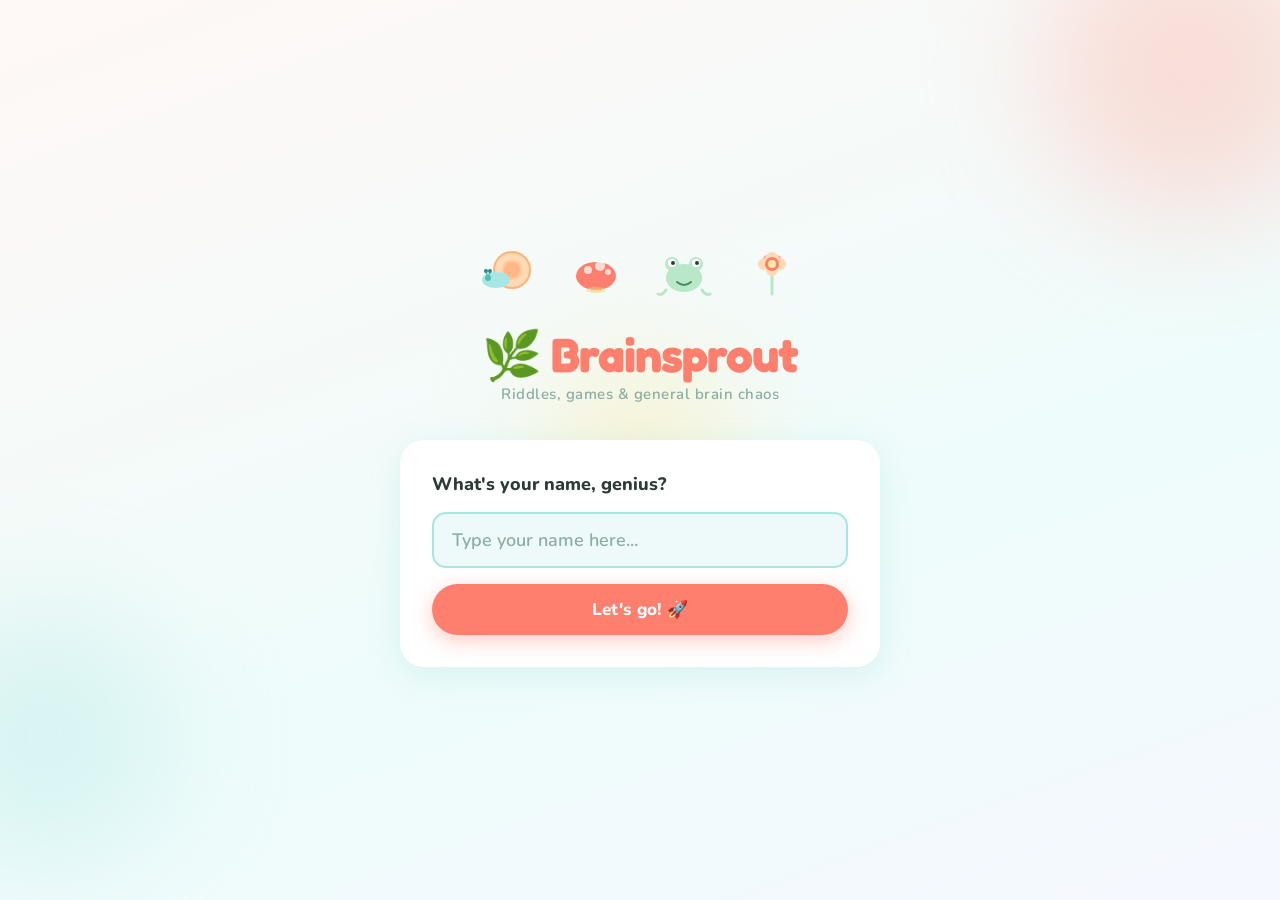
<file: index.html>
<!DOCTYPE html>
<html lang="en">
<head>
  <meta charset="UTF-8">
  <meta name="viewport" content="width=device-width, initial-scale=1.0">
  <title>Brainsprout 🌿</title>
  <link href="https://fonts.googleapis.com/css2?family=Nunito:wght@400;600;700;800;900&family=Fredoka+One&display=swap" rel="stylesheet">
  <link rel="stylesheet" href="styles.css">
  <style>
    .page {
      background: linear-gradient(160deg, #FFF8F6 0%, #EEFCFB 60%, #F5F8FF 100%);
      justify-content: center;
      padding: 40px 24px;
    }

    .blob-1 { width: 300px; height: 300px; background: var(--coral-light); opacity: 0.4; top: -80px; right: -60px; }
    .blob-2 { width: 250px; height: 250px; background: var(--teal-light); opacity: 0.35; bottom: 40px; left: -80px; }
    .blob-3 { width: 180px; height: 180px; background: var(--butter); opacity: 0.5; top: 50%; left: 50%; transform: translate(-50%,-50%); }

    .start-inner {
      position: relative;
      z-index: 1;
      display: flex;
      flex-direction: column;
      align-items: center;
      max-width: 480px;
      width: 100%;
    }

    .app-logo {
      font-family: 'Fredoka One', sans-serif;
      font-size: 48px;
      color: var(--coral);
      letter-spacing: -1px;
      margin-bottom: 6px;
      text-align: center;
      line-height: 1;
    }

    .app-tagline {
      font-size: 15px;
      color: var(--text-light);
      font-weight: 600;
      margin-bottom: 36px;
      letter-spacing: 0.5px;
    }

    .name-card {
      background: white;
      border-radius: var(--radius);
      padding: 32px;
      width: 100%;
      box-shadow: var(--shadow);
      display: flex;
      flex-direction: column;
      gap: 16px;
    }

    .name-card label {
      font-size: 18px;
      font-weight: 800;
      color: var(--text-dark);
    }

    .name-card input {
      border: 2.5px solid var(--teal-light);
      border-radius: 14px;
      padding: 14px 18px;
      font-family: 'Nunito', sans-serif;
      font-size: 18px;
      font-weight: 700;
      color: var(--text-dark);
      outline: none;
      transition: border-color 0.2s, box-shadow 0.2s;
      background: var(--teal-pale);
    }
    .name-card input::placeholder { color: var(--text-light); font-weight: 600; }
    .name-card input:focus {
      border-color: var(--teal);
      box-shadow: 0 0 0 4px rgba(77,191,184,0.15);
    }

    /* Reset button — top right, index only */
    .reset-btn-index {
      position: fixed;
      top: 16px;
      right: 16px;
      background: white;
      border: 2px solid #E0ECEB;
      border-radius: 50px;
      padding: 8px 14px;
      font-family: 'Nunito', sans-serif;
      font-size: 13px;
      font-weight: 800;
      color: var(--text-light);
      cursor: pointer;
      z-index: 10;
      transition: color 0.2s, border-color 0.2s, background 0.2s;
      display: none;
    }
    .reset-btn-index:hover { color: var(--coral); border-color: var(--coral-light); background: var(--coral-pale); }
    .reset-btn-index.visible { display: block; }

    @media (max-width: 400px) {
      .app-logo { font-size: 38px; }
    }
  </style>
</head>
<body>
  <button class="reset-btn-index" id="reset-btn" onclick="handleReset()" title="Start over">↺ Reset</button>

  <div class="page">
    <div class="blob blob-1"></div>
    <div class="blob blob-2"></div>
    <div class="blob blob-3"></div>

    <div class="start-inner">
      <div class="illus-row">
        <!-- Snail -->
        <svg class="illus" viewBox="0 0 72 72" fill="none" xmlns="http://www.w3.org/2000/svg">
          <circle cx="40" cy="36" r="18" fill="#FFDAB3" stroke="#FFB37A" stroke-width="2"/>
          <path d="M40 26 Q50 26 50 36 Q50 46 40 46 Q30 46 30 36 Q30 26 40 26Z" fill="#FFB37A" opacity="0.4"/>
          <circle cx="40" cy="36" r="8" fill="#FF8C5A" opacity="0.3"/>
          <ellipse cx="24" cy="46" rx="14" ry="8" fill="#A8E6E3"/>
          <circle cx="16" cy="44" r="3" fill="#4DBFB8"/>
          <line x1="16" y1="44" x2="14" y2="38" stroke="#4DBFB8" stroke-width="1.5" stroke-linecap="round"/>
          <line x1="16" y1="44" x2="18" y2="38" stroke="#4DBFB8" stroke-width="1.5" stroke-linecap="round"/>
          <circle cx="14" cy="37" r="2" fill="#2D8A84"/>
          <circle cx="18" cy="37" r="2" fill="#2D8A84"/>
        </svg>
        <!-- Mushroom -->
        <svg class="illus" viewBox="0 0 72 72" fill="none" xmlns="http://www.w3.org/2000/svg">
          <rect x="30" y="42" width="12" height="16" rx="4" fill="#FFE8A3"/>
          <ellipse cx="36" cy="42" rx="20" ry="14" fill="#FF7F6E"/>
          <circle cx="28" cy="36" r="4" fill="white" opacity="0.7"/>
          <circle cx="40" cy="32" r="5" fill="white" opacity="0.7"/>
          <circle cx="48" cy="38" r="3" fill="white" opacity="0.7"/>
          <ellipse cx="36" cy="56" rx="10" ry="3" fill="#E8D88A" opacity="0.5"/>
        </svg>
        <!-- Frog -->
        <svg class="illus" viewBox="0 0 72 72" fill="none" xmlns="http://www.w3.org/2000/svg">
          <ellipse cx="36" cy="44" rx="18" ry="14" fill="#B8E8C8"/>
          <circle cx="24" cy="30" r="7" fill="#B8E8C8"/>
          <circle cx="48" cy="30" r="7" fill="#B8E8C8"/>
          <circle cx="24" cy="29" r="4" fill="white"/>
          <circle cx="48" cy="29" r="4" fill="white"/>
          <circle cx="25" cy="29" r="2" fill="#2D3B36"/>
          <circle cx="49" cy="29" r="2" fill="#2D3B36"/>
          <path d="M29 48 Q36 54 43 48" stroke="#4A8A5A" stroke-width="2" stroke-linecap="round" fill="none"/>
          <path d="M18 56 Q14 62 10 60" stroke="#B8E8C8" stroke-width="3" stroke-linecap="round"/>
          <path d="M54 56 Q58 62 62 60" stroke="#B8E8C8" stroke-width="3" stroke-linecap="round"/>
        </svg>
        <!-- Flower -->
        <svg class="illus" viewBox="0 0 72 72" fill="none" xmlns="http://www.w3.org/2000/svg">
          <line x1="36" y1="60" x2="36" y2="36" stroke="#B8E8C8" stroke-width="3" stroke-linecap="round"/>
          <path d="M36 28 C36 20 26 18 26 28 C26 36 36 36 36 36 C36 36 46 36 46 28 C46 18 36 20 36 28Z" fill="#FFB3A7"/>
          <circle cx="28" cy="30" r="6" fill="#FFDAB3"/>
          <circle cx="44" cy="30" r="6" fill="#FFDAB3"/>
          <circle cx="36" cy="24" r="6" fill="#FFDAB3"/>
          <circle cx="36" cy="36" r="6" fill="#FFDAB3"/>
          <circle cx="36" cy="30" r="7" fill="#FF7F6E"/>
          <circle cx="36" cy="30" r="4" fill="#FFE8A3"/>
        </svg>
      </div>

      <h1 class="app-logo">🌿 Brainsprout</h1>
      <p class="app-tagline">Riddles, games &amp; general brain chaos</p>

      <div class="name-card">
        <label for="name-input">What's your name, genius?</label>
        <input type="text" id="name-input" placeholder="Type your name here..." maxlength="20" autocomplete="off" />
        <button class="btn btn-coral btn-full" onclick="submitName()">Let's go! 🚀</button>
      </div>
    </div>
  </div>

  <script src="utils.js"></script>
  <script>
    // ── CHECK IF NAME ALREADY SAVED ──
    window.addEventListener('DOMContentLoaded', () => {
      const saved = getPlayerName();
      if (saved) {
        // Returning user — skip straight to activities
        window.location.href = 'activities.html';
      }
    });

    // Show reset button only if a name exists (i.e. user navigated back manually)
    // This is handled by the redirect above, but guard for edge cases
    const resetBtn = document.getElementById('reset-btn');
    if (getPlayerName()) resetBtn.classList.add('visible');

    // ── SUBMIT NAME ──
    document.getElementById('name-input').addEventListener('keydown', e => {
      if (e.key === 'Enter') submitName();
    });

    function submitName() {
      const val = document.getElementById('name-input').value.trim();
      if (!val) {
        const input = document.getElementById('name-input');
        input.focus();
        input.style.borderColor = 'var(--coral)';
        setTimeout(() => input.style.borderColor = '', 1000);
        return;
      }
      const name = val.charAt(0).toUpperCase() + val.slice(1);
      setPlayerName(name);
      window.location.href = 'activities.html';
    }

    function handleReset() {
      if (confirm('Reset everything and start over?')) resetPlayer();
    }
  </script>
</body>
</html>
</file>
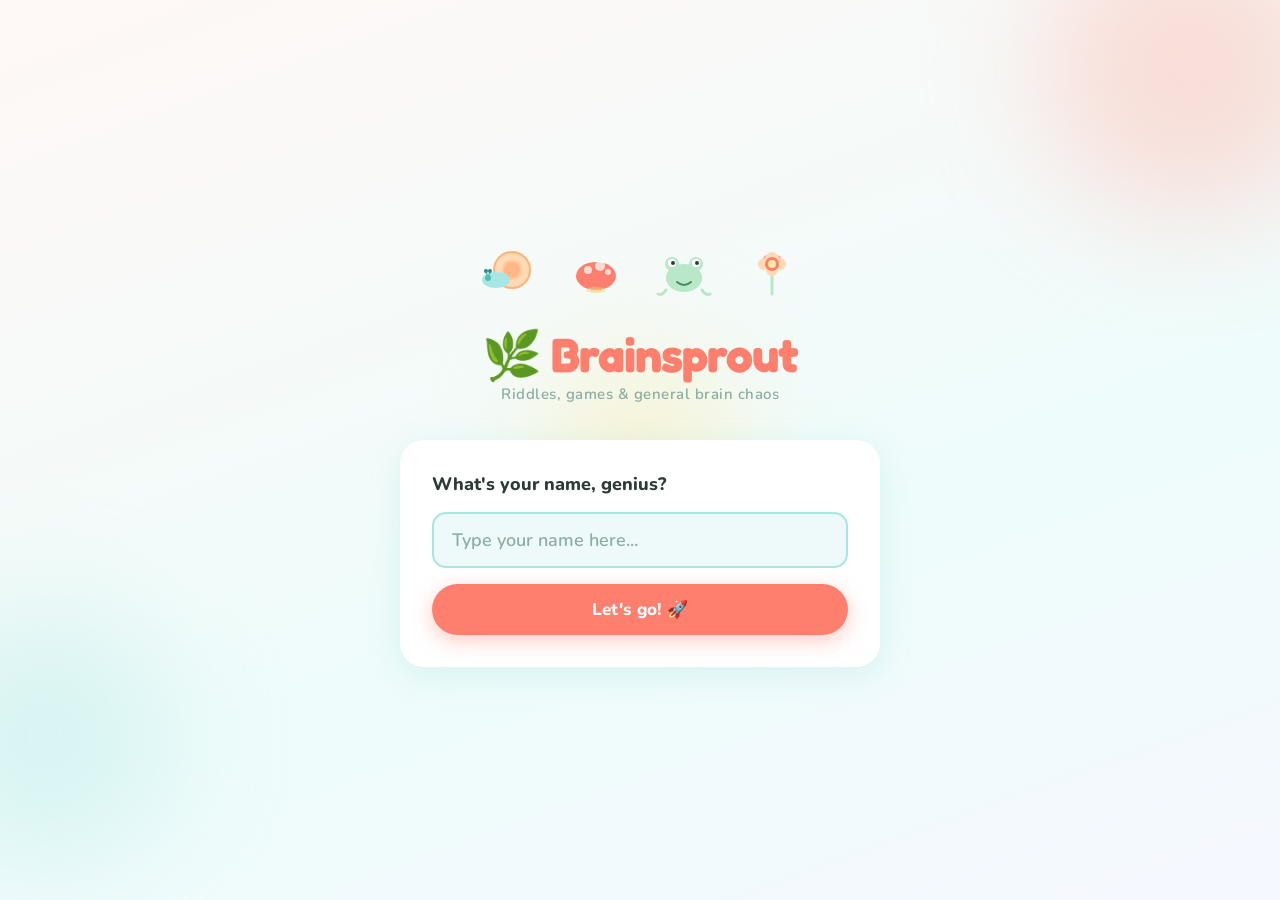
<file: activities.html>
<!DOCTYPE html>
<html lang="en">
<head>
  <meta charset="UTF-8">
  <meta name="viewport" content="width=device-width, initial-scale=1.0">
  <title>Brainsprout — Activities</title>
  <link href="https://fonts.googleapis.com/css2?family=Nunito:wght@400;600;700;800;900&family=Fredoka+One&display=swap" rel="stylesheet">
  <link rel="stylesheet" href="styles.css">
  <style>
    .page {
      background: linear-gradient(160deg, #FFF8F6 0%, #EEFCFB 60%, #F5F8FF 100%);
      justify-content: center;
      padding: 40px 24px;
    }

    .blob-1 { width: 280px; height: 280px; background: var(--teal-light); opacity: 0.35; top: -60px; left: -60px; }
    .blob-2 { width: 200px; height: 200px; background: var(--coral-light); opacity: 0.3; bottom: 60px; right: -50px; }

    .activity-inner {
      position: relative;
      z-index: 1;
      max-width: 480px;
      width: 100%;
      display: flex;
      flex-direction: column;
      align-items: center;
      gap: 8px;
      margin-top: 40px;
    }

    .greeting {
      font-family: 'Fredoka One', sans-serif;
      font-size: 32px;
      color: var(--text-dark);
      text-align: center;
      margin-bottom: 8px;
    }
    .greeting span { color: var(--coral); }

    .activity-subtitle {
      font-size: 15px;
      color: var(--text-light);
      font-weight: 600;
      margin-bottom: 32px;
    }

    .activity-btn-wrap {
      display: flex;
      flex-direction: column;
      align-items: center;
      gap: 8px;
      width: 100%;
    }

    .activity-card {
      background: white;
      border-radius: var(--radius);
      padding: 28px 32px;
      width: 100%;
      box-shadow: var(--shadow);
      display: flex;
      flex-direction: column;
      align-items: center;
      gap: 16px;
      cursor: pointer;
      transition: transform 0.2s, box-shadow 0.2s;
      border: 2.5px solid transparent;
      text-decoration: none;
    }
    .activity-card:hover {
      transform: translateY(-3px);
      box-shadow: 0 16px 48px rgba(77,191,184,0.2);
      border-color: var(--teal-light);
    }

    .activity-card-icon { font-size: 44px; }

    .activity-card-title {
      font-family: 'Fredoka One', sans-serif;
      font-size: 26px;
      color: var(--teal);
    }

    .activity-card-title.coral { color: var(--coral); }

    .activity-card-desc {
      font-size: 14px;
      color: var(--text-light);
      font-weight: 600;
      text-align: center;
    }

    .completed-badge {
      font-size: 13px;
      font-weight: 700;
      color: var(--teal);
      background: var(--teal-pale);
      padding: 6px 14px;
      border-radius: 50px;
      display: none;
      align-items: center;
      gap: 6px;
    }
    .completed-badge.show { display: flex; }

    /* Reset button */
    .reset-btn {
      position: fixed;
      top: 16px;
      right: 16px;
      background: white;
      border: 2px solid #E0ECEB;
      border-radius: 50px;
      padding: 8px 14px;
      font-family: 'Nunito', sans-serif;
      font-size: 13px;
      font-weight: 800;
      color: var(--text-light);
      cursor: pointer;
      z-index: 10;
      transition: color 0.2s, border-color 0.2s, background 0.2s;
    }
    .reset-btn:hover { color: var(--coral); border-color: var(--coral-light); background: var(--coral-pale); }

    @media (max-width: 400px) {
      .greeting { font-size: 26px; }
    }
  </style>
</head>
<body>
  <div class="page">
    <div class="blob blob-1"></div>
    <div class="blob blob-2"></div>

    <div class="activity-inner">
      <div class="illus-row" style="margin-bottom:16px;">
        <svg width="48" height="48" viewBox="0 0 72 72" class="illus">
          <ellipse cx="36" cy="44" rx="18" ry="14" fill="#B8E8C8"/>
          <circle cx="24" cy="30" r="7" fill="#B8E8C8"/>
          <circle cx="48" cy="30" r="7" fill="#B8E8C8"/>
          <circle cx="24" cy="29" r="4" fill="white"/>
          <circle cx="48" cy="29" r="4" fill="white"/>
          <circle cx="25" cy="29" r="2" fill="#2D3B36"/>
          <circle cx="49" cy="29" r="2" fill="#2D3B36"/>
          <path d="M29 48 Q36 54 43 48" stroke="#4A8A5A" stroke-width="2" stroke-linecap="round" fill="none"/>
        </svg>
      </div>

      <h2 class="greeting">Hello, <span id="player-name">friend</span>! 👋</h2>
      <p class="activity-subtitle">What are we playing today?</p>

      <div class="activity-btn-wrap">
        <a class="activity-card" href="riddles.html">
          <div class="activity-card-icon">🧩</div>
          <div class="activity-card-title">Riddles</div>
          <div class="activity-card-desc">7 brain-bending riddles. Think fast.</div>
        </a>

        <div class="completed-badge" id="riddles-badge">
          ✅ <span id="rounds-count">1</span> riddle challenge<span id="rounds-plural">s</span> completed
        </div>

        <a class="activity-card" href="snake.html" style="margin-top:4px;">
          <div class="activity-card-icon">🐍</div>
          <div class="activity-card-title coral">Snake</div>
          <div class="activity-card-desc">The classic Nokia game. Try not to eat yourself.</div>
        </a>

        <a class="activity-card" href="chef.html" style="margin-top:4px;">
          <div class="activity-card-icon">👨‍🍳</div>
          <div class="activity-card-title" style="color:var(--lavender);">Chef Judge</div>
          <div class="activity-card-desc">Rank the dishes, taste the cooking, rate the results.</div>
        </a>
      </div>
    </div>
  </div>

  <script src="utils.js"></script>
  <script>
    document.addEventListener('DOMContentLoaded', () => {
      // Guard: if no name, send back to index
      const name = getPlayerName();
      if (!name) {
        window.location.href = 'index.html';
        return;
      }

      document.getElementById('player-name').textContent = name;

      // Show rounds badge if any completed
      const rounds = getRoundsCompleted();
      if (rounds > 0) {
        document.getElementById('rounds-count').textContent = rounds;
        document.getElementById('rounds-plural').textContent = rounds === 1 ? '' : 's';
        document.getElementById('riddles-badge').classList.add('show');
      }
    });
  </script>
</body>
</html>
</file>
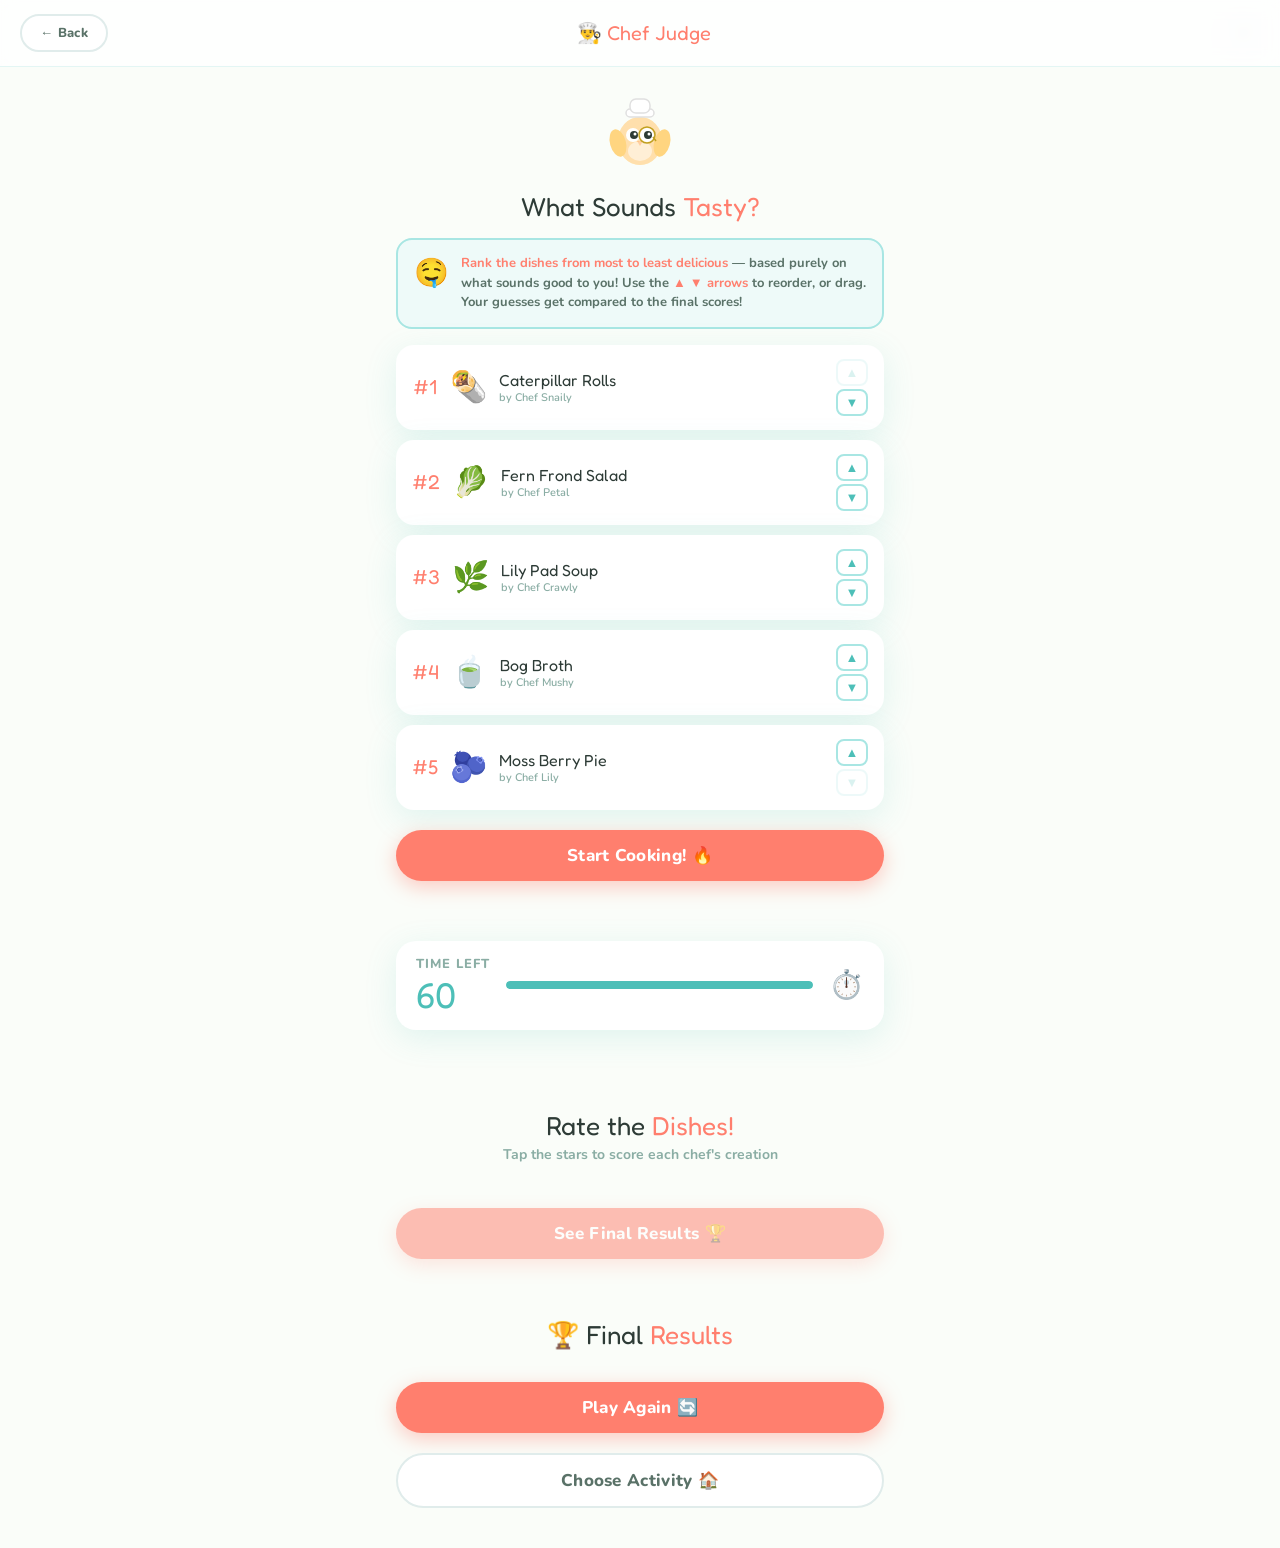
<file: chef.html>
<!DOCTYPE html>

<html lang="en">
<head>
  <meta charset="UTF-8">
  <meta name="viewport" content="width=device-width, initial-scale=1.0">
  <title>Brainsprout — Chef Judge</title>
  <link href="https://fonts.googleapis.com/css2?family=Nunito:wght@400;600;700;800;900&family=Fredoka+One&display=swap" rel="stylesheet">
  <link rel="stylesheet" href="styles.css">
  <style>
    .page {
      background: linear-gradient(160deg, #FFF8F6 0%, #EEFCFB 60%, #F5F8FF 100%);
      justify-content: flex-start;
      padding: 0;
      min-height: 100vh;
    }

```
.hidden { display: none !important; }

.top-bar {
  width: 100%;
  padding: 14px 20px;
  display: flex;
  align-items: center;
  justify-content: space-between;
  background: rgba(255,255,255,0.75);
  backdrop-filter: blur(8px);
  border-bottom: 1px solid rgba(77,191,184,0.15);
  position: sticky;
  top: 0;
  z-index: 20;
}

.top-bar-title {
  font-family: 'Fredoka One', sans-serif;
  font-size: 20px;
  color: var(--coral);
}

.inner {
  width: 100%;
  max-width: 520px;
  margin: 0 auto;
  padding: 20px 16px 40px;
  display: flex;
  flex-direction: column;
  gap: 16px;
}

.phase-title {
  font-family: 'Fredoka One', sans-serif;
  font-size: 26px;
  color: var(--text-dark);
  text-align: center;
}
.phase-title span { color: var(--coral); }

.phase-sub {
  font-size: 14px;
  font-weight: 700;
  color: var(--text-light);
  text-align: center;
  margin-top: -8px;
}

.judge-row {
  display: flex;
  justify-content: center;
  margin: 4px 0;
}

/* ── PHASE 1 ── */
.instruction-card {
  background: var(--teal-pale);
  border: 2px solid var(--teal-light);
  border-radius: 16px;
  padding: 14px 16px;
  display: flex;
  align-items: flex-start;
  gap: 12px;
}
.instruction-icon { font-size: 28px; flex-shrink: 0; }
.instruction-text { font-size: 13px; font-weight: 700; color: var(--text-mid); line-height: 1.5; }
.instruction-text strong { color: var(--coral); }

.priority-list { display: flex; flex-direction: column; gap: 10px; }

.priority-item {
  background: white;
  border-radius: 18px;
  padding: 12px 14px;
  display: flex;
  align-items: center;
  gap: 12px;
  box-shadow: var(--shadow);
  border: 2.5px solid transparent;
  transition: border-color 0.2s, box-shadow 0.2s, transform 0.15s;
  user-select: none;
  touch-action: none;
}
.priority-item.dragging { opacity: 0.45; border-color: var(--teal-light); transform: scale(1.02); }
.priority-item.drag-over { border-color: var(--coral); box-shadow: 0 0 0 3px var(--coral-pale); }

.priority-rank {
  font-family: 'Fredoka One', sans-serif;
  font-size: 20px;
  color: var(--coral);
  min-width: 26px;
  text-align: center;
}

.priority-dish-icon { font-size: 30px; }

.priority-info { flex: 1; min-width: 0; }

.priority-dish-name {
  font-family: 'Fredoka One', sans-serif;
  font-size: 16px;
  color: var(--text-dark);
}

.priority-dish-desc { font-size: 11px; font-weight: 600; color: var(--text-light); }

.priority-arrows { display: flex; flex-direction: column; gap: 3px; }

.arrow-btn {
  width: 32px;
  height: 27px;
  border-radius: 8px;
  border: 2px solid var(--teal-light);
  background: white;
  color: var(--teal);
  font-size: 13px;
  cursor: pointer;
  display: flex;
  align-items: center;
  justify-content: center;
  transition: background 0.12s, border-color 0.12s, transform 0.1s;
}
.arrow-btn:hover { background: var(--teal-pale); border-color: var(--teal); }
.arrow-btn:active { transform: scale(0.88); }
.arrow-btn:disabled { opacity: 0.2; cursor: default; }

/* ── PHASE 2 ── */
.timer-banner {
  background: white;
  border-radius: 20px;
  padding: 14px 20px;
  display: flex;
  align-items: center;
  justify-content: space-between;
  box-shadow: var(--shadow);
}

.timer-label { font-size: 13px; font-weight: 800; color: var(--text-light); text-transform: uppercase; letter-spacing: 1px; }

.timer-val {
  font-family: 'Fredoka One', sans-serif;
  font-size: 36px;
  color: var(--teal);
  transition: color 0.3s;
}
.timer-val.urgent { color: var(--coral); animation: pulse 0.5s ease-in-out infinite; }

.timer-bar-wrap { flex: 1; margin: 0 16px; height: 8px; background: var(--teal-pale); border-radius: 50px; overflow: hidden; }
.timer-bar { height: 100%; background: var(--teal); border-radius: 50px; transition: width 1s linear, background 0.3s; }
.timer-bar.urgent { background: var(--coral); }

.chef-grid { display: flex; flex-direction: column; gap: 12px; }

.chef-card {
  background: white;
  border-radius: 20px;
  padding: 12px 14px;
  display: flex;
  align-items: center;
  gap: 10px;
  box-shadow: var(--shadow);
  border: 2.5px solid transparent;
  transition: border-color 0.3s;
  overflow: visible;
  position: relative;
}
.chef-card.tasted-good   { border-color: #6FCF97; }
.chef-card.tasted-medium { border-color: var(--butter); }
.chef-card.tasted-bad    { border-color: var(--coral); }

/* Avatar with scale-pop animation */
.chef-avatar-wrap {
  width: 56px;
  height: 56px;
  flex-shrink: 0;
  transform-origin: center bottom;
  z-index: 5;
  position: relative;
}
@keyframes avatarPop {
  0%   { transform: scale(2); }
  12%  { transform: scale(2.15); }
  100% { transform: scale(1); }
}
.chef-avatar-wrap.popping {
  animation: avatarPop 4s cubic-bezier(0.22, 1, 0.36, 1) forwards;
}

.chef-info { flex: 1; min-width: 0; }
.chef-name { font-family: 'Fredoka One', sans-serif; font-size: 14px; color: var(--text-dark); }
.chef-dish-label { font-size: 11px; font-weight: 700; color: var(--text-light); }

.cook-progress-wrap { height: 5px; background: var(--teal-pale); border-radius: 50px; overflow: hidden; margin-top: 4px; }
.cook-progress-bar { height: 100%; width: 0%; background: linear-gradient(90deg, var(--teal), var(--mint)); border-radius: 50px; transition: width 1s linear; }
.cook-progress-bar.done { background: linear-gradient(90deg, #6FCF97, var(--mint)); }

/* Yummy meter */
.yummy-wrap { margin-top: 5px; display: flex; align-items: center; gap: 5px; }
.yummy-label { font-size: 10px; font-weight: 800; color: var(--text-light); text-transform: uppercase; letter-spacing: 0.5px; white-space: nowrap; }
.yummy-bar-outer { flex: 1; height: 8px; background: var(--coral-pale); border-radius: 50px; overflow: hidden; }
.yummy-bar-inner { height: 100%; width: 50%; border-radius: 50px; background: linear-gradient(90deg, #FF7F6E 0%, #FFE8A3 50%, #6FCF97 100%); transition: width 0.6s cubic-bezier(0.34, 1.56, 0.64, 1); }
.yummy-emoji { font-size: 14px; }

.last-taste { font-size: 10px; font-weight: 800; margin-top: 3px; }
.last-taste.good   { color: #27AE60; }
.last-taste.medium { color: #C49A00; }
.last-taste.bad    { color: var(--coral); }

.taste-btn {
  font-family: 'Nunito', sans-serif;
  font-size: 11px;
  font-weight: 800;
  padding: 5px 10px;
  border-radius: 50px;
  border: 2px solid var(--teal-light);
  background: white;
  color: var(--teal);
  cursor: pointer;
  transition: background 0.15s;
  flex-shrink: 0;
}
.taste-btn:hover { background: var(--teal-pale); }
.taste-btn:disabled { opacity: 0.35; cursor: default; }

.dish-thumb {
  width: 44px;
  height: 44px;
  flex-shrink: 0;
  cursor: pointer;
  border-radius: 12px;
  background: var(--teal-pale);
  display: flex;
  align-items: center;
  justify-content: center;
  font-size: 24px;
  transition: transform 0.15s, box-shadow 0.15s;
  border: 2px solid transparent;
}
.dish-thumb:hover { transform: scale(1.1); box-shadow: var(--shadow); }
.dish-thumb.cooking { opacity: 0.3; cursor: default; filter: grayscale(1); }
.dish-thumb.ready { border-color: var(--teal-light); animation: bounce 0.4s ease; }

/* ── PHASE 3 ── */
.rating-intro { text-align: center; padding: 4px 0; }
.rating-intro p { font-size: 14px; font-weight: 700; color: var(--text-light); margin-top: 4px; }

.rating-card { background: white; border-radius: 20px; padding: 14px 16px; display: flex; align-items: center; gap: 12px; box-shadow: var(--shadow); }
.rating-dish-icon { font-size: 34px; flex-shrink: 0; }
.rating-info { flex: 1; }
.rating-chef-name { font-family: 'Fredoka One', sans-serif; font-size: 15px; color: var(--text-dark); }
.rating-dish-name { font-size: 12px; font-weight: 700; color: var(--text-light); }
.star-row { display: flex; gap: 4px; margin-top: 4px; }
.star { font-size: 22px; cursor: pointer; transition: transform 0.1s; filter: grayscale(1); opacity: 0.35; }
.star.lit { filter: none; opacity: 1; }
.star:hover { transform: scale(1.25); }

/* ── PHASE 4 ── */
.results-header { text-align: center; }
.results-list { display: flex; flex-direction: column; gap: 10px; }

.result-card {
  background: white; border-radius: 18px; padding: 12px 14px;
  display: flex; align-items: center; gap: 10px;
  box-shadow: var(--shadow); border-left: 5px solid var(--teal-light);
  animation: slideUp 0.3s ease both;
}
.result-card:nth-child(1) { animation-delay:.05s; border-left-color:#FFD700; }
.result-card:nth-child(2) { animation-delay:.10s; border-left-color:#C0C0C0; }
.result-card:nth-child(3) { animation-delay:.15s; border-left-color:#CD7F32; }
.result-card:nth-child(4) { animation-delay:.20s; }
.result-card:nth-child(5) { animation-delay:.25s; }

.result-rank { font-family:'Fredoka One',sans-serif; font-size:20px; color:var(--text-light); min-width:30px; text-align:center; }
.result-card:nth-child(1) .result-rank { color:#FFD700; }
.result-card:nth-child(2) .result-rank { color:#888; }
.result-card:nth-child(3) .result-rank { color:#CD7F32; }

.result-dish { font-size: 28px; }
.result-info { flex: 1; min-width: 0; }
.result-chef-name { font-family:'Fredoka One',sans-serif; font-size:14px; color:var(--text-dark); }
.result-stars { font-size:13px; letter-spacing:1px; }
.prediction-badge { font-size:11px; font-weight:800; padding:2px 8px; border-radius:50px; }
.prediction-badge.match { background:#D4F5E2; color:#27AE60; }
.prediction-badge.close { background:var(--butter); color:#8A6A00; }
.prediction-badge.miss  { background:var(--coral-pale); color:var(--coral); }
.result-taste-note { font-size:11px; font-weight:700; color:var(--text-light); margin-top:2px; }

/* ── MODALS ── */
.dish-modal, .taste-modal {
  display: none;
  position: fixed; inset: 0;
  background: rgba(45,59,54,0.55);
  backdrop-filter: blur(6px);
  z-index: 200;
  justify-content: center;
  padding: 24px;
}
.dish-modal { align-items: center; }
.taste-modal { align-items: flex-end; }
.dish-modal.show, .taste-modal.show { display: flex; animation: fadeIn 0.2s ease; }

.dish-modal-card {
  background: white; border-radius: 28px; padding: 32px 28px;
  max-width: 300px; width: 100%; text-align: center;
  animation: slideUp 0.3s cubic-bezier(0.34,1.56,0.64,1);
  display: flex; flex-direction: column; align-items: center; gap: 10px;
}
.dish-modal-icon { font-size: 80px; animation: bounce 0.5s ease; }
.dish-modal-name { font-family:'Fredoka One',sans-serif; font-size:22px; color:var(--text-dark); }
.dish-modal-chef { font-size:13px; font-weight:700; color:var(--text-light); }
.dish-modal-status { font-size:13px; font-weight:800; padding:6px 16px; border-radius:50px; }

.taste-modal-card {
  background: white; border-radius: 28px; padding: 26px;
  max-width: 400px; width: 100%;
  animation: slideUp 0.3s cubic-bezier(0.34,1.56,0.64,1);
  display: flex; flex-direction: column; gap: 12px;
}
.taste-modal-title { font-family:'Fredoka One',sans-serif; font-size:19px; color:var(--text-dark); text-align:center; }

.taste-options { display: grid; grid-template-columns: repeat(3,1fr); gap: 10px; }
.taste-option {
  display: flex; flex-direction: column; align-items: center; gap: 6px;
  padding: 14px 8px; border-radius: 16px; border: 2.5px solid #E0ECEB;
  background: white; cursor: pointer;
  transition: all 0.15s;
  font-family:'Nunito',sans-serif; font-weight:800; font-size:13px; color:var(--text-mid);
}
.taste-option:hover { transform: translateY(-2px); }
.taste-option.opt-good:hover   { border-color:#6FCF97; background:#D4F5E2; color:#27AE60; }
.taste-option.opt-medium:hover { border-color:#F2C94C; background:var(--butter); color:#8A6A00; }
.taste-option.opt-bad:hover    { border-color:var(--coral); background:var(--coral-pale); color:var(--coral); }
.taste-option-emoji { font-size: 28px; }

.reset-btn {
  position: fixed; top: 16px; right: 16px;
  background: white; border: 2px solid #E0ECEB; border-radius: 50px;
  padding: 8px 14px; font-family:'Nunito',sans-serif; font-size:13px; font-weight:800;
  color: var(--text-light); cursor: pointer; z-index: 10;
  transition: color 0.2s, border-color 0.2s, background 0.2s;
}
.reset-btn:hover { color:var(--coral); border-color:var(--coral-light); background:var(--coral-pale); }

@media (max-width: 400px) {
  .chef-card { padding: 10px 10px; gap: 7px; }
  .chef-avatar-wrap { width: 46px; height: 46px; }
  .arrow-btn { width: 28px; height: 24px; font-size: 11px; }
}
```

  </style>
</head>
<body>

  <div class="top-bar">
    <a href="activities.html" class="btn btn-outline" style="padding:8px 18px;font-size:13px;">← Back</a>
    <span class="top-bar-title">👨‍🍳 Chef Judge</span>
    <div style="width:80px;"></div>
  </div>

  <!-- PHASE 1 — PRIORITY -->

  <div id="phase-priority">
    <div class="inner">
      <div class="judge-row">
        <svg width="80" height="80" viewBox="0 0 80 80" fill="none" style="animation:float 3s ease-in-out infinite;">
          <ellipse cx="40" cy="50" rx="22" ry="24" fill="#FFE8A3"/>
          <ellipse cx="40" cy="50" rx="22" ry="24" fill="#FFDAB3" opacity="0.6"/>
          <rect x="26" y="18" width="28" height="8" rx="4" fill="white" stroke="#E0E0E0" stroke-width="1.5"/>
          <rect x="30" y="8" width="20" height="14" rx="6" fill="white" stroke="#E0E0E0" stroke-width="1.5"/>
          <ellipse cx="18" cy="52" rx="8" ry="14" fill="#FFD580" transform="rotate(-15 18 52)"/>
          <ellipse cx="62" cy="52" rx="8" ry="14" fill="#FFD580" transform="rotate(15 62 52)"/>
          <circle cx="33" cy="44" r="7" fill="white"/><circle cx="47" cy="44" r="7" fill="white"/>
          <circle cx="34" cy="44" r="4" fill="#2D3B36"/><circle cx="48" cy="44" r="4" fill="#2D3B36"/>
          <circle cx="35" cy="43" r="1.5" fill="white"/><circle cx="49" cy="43" r="1.5" fill="white"/>
          <path d="M37 50 L40 55 L43 50 Z" fill="#FF9F43"/>
          <ellipse cx="40" cy="60" rx="12" ry="10" fill="white" opacity="0.5"/>
          <circle cx="47" cy="44" r="8" stroke="#C0A020" stroke-width="1.5" fill="none"/>
          <line x1="53" y1="46" x2="56" y2="50" stroke="#C0A020" stroke-width="1.5"/>
        </svg>
      </div>
      <div class="phase-title">What Sounds <span>Tasty?</span></div>
      <div class="instruction-card">
        <div class="instruction-icon">🤤</div>
        <div class="instruction-text">
          <strong>Rank the dishes from most to least delicious</strong> — based purely on what sounds good to you! Use the <strong>▲ ▼ arrows</strong> to reorder, or drag. Your guesses get compared to the final scores!
        </div>
      </div>
      <div class="priority-list" id="priority-list"></div>
      <button class="btn btn-coral btn-full" onclick="startCooking()" style="margin-top:4px;">Start Cooking! 🔥</button>
    </div>
  </div>

  <!-- PHASE 2 — COOKING -->

  <div id="phase-cooking" class="hidden">
    <div class="inner">
      <div class="timer-banner">
        <div>
          <div class="timer-label">Time Left</div>
          <div class="timer-val" id="cook-timer">60</div>
        </div>
        <div class="timer-bar-wrap"><div class="timer-bar" id="timer-bar" style="width:100%"></div></div>
        <div style="font-size:28px;">⏱️</div>
      </div>
      <div class="chef-grid" id="chef-grid"></div>
    </div>
  </div>

  <!-- PHASE 3 — RATE -->

  <div id="phase-rating" class="hidden">
    <div class="inner">
      <div class="rating-intro">
        <div class="phase-title">Rate the <span>Dishes!</span></div>
        <p>Tap the stars to score each chef's creation</p>
      </div>
      <div id="rating-list"></div>
      <button class="btn btn-coral btn-full" id="rating-submit-btn" onclick="submitRatings()" disabled style="margin-top:8px;opacity:0.5;">
        See Final Results 🏆
      </button>
    </div>
  </div>

  <!-- PHASE 4 — RESULTS -->

  <div id="phase-results" class="hidden">
    <div class="confetti-container" id="confetti-container"></div>
    <div class="inner">
      <div class="results-header">
        <div class="phase-title">🏆 Final <span>Results</span></div>
        <div class="phase-sub" id="results-summary"></div>
      </div>
      <div class="results-list" id="results-list"></div>
      <button class="btn btn-coral btn-full" onclick="restartGame()" style="margin-top:8px;">Play Again 🔄</button>
      <a href="activities.html" class="btn btn-outline btn-full" style="margin-top:4px;">Choose Activity 🏠</a>
    </div>
  </div>

  <!-- DISH MODAL -->

  <div class="dish-modal" id="dish-modal" onclick="closeDishModal(event)">
    <div class="dish-modal-card">
      <div class="dish-modal-icon" id="modal-dish-icon"></div>
      <div class="dish-modal-name" id="modal-dish-name"></div>
      <div class="dish-modal-chef" id="modal-dish-chef"></div>
      <div class="dish-modal-status" id="modal-dish-status"></div>
      <button class="btn btn-outline" style="width:100%;margin-top:4px;" onclick="document.getElementById('dish-modal').classList.remove('show')">Close</button>
    </div>
  </div>

  <!-- TASTE MODAL -->

  <div class="taste-modal" id="taste-modal" onclick="closeTasteModal(event)">
    <div class="taste-modal-card">
      <div class="taste-modal-title" id="taste-modal-title"></div>
      <div class="taste-options">
        <button class="taste-option opt-good"   onclick="submitTaste('good')"  ><span class="taste-option-emoji">😋</span>Yummy!</button>
        <button class="taste-option opt-medium" onclick="submitTaste('medium')"><span class="taste-option-emoji">😐</span>Meh...</button>
        <button class="taste-option opt-bad"    onclick="submitTaste('bad')"   ><span class="taste-option-emoji">🤢</span>Gross!</button>
      </div>
      <button class="btn btn-outline btn-full" onclick="document.getElementById('taste-modal').classList.remove('show')">Cancel</button>
    </div>
  </div>

  <script src="utils.js"></script>

  <script>

  // ══════════════════════════════════════
  // DATA
  // ══════════════════════════════════════

  const CHEF_TEMPLATES = [
    { id:0, name:'Chef Mushy',  avatar: e => svgMushroom(e) },
    { id:1, name:'Chef Lily',   avatar: e => svgFrog(e) },
    { id:2, name:'Chef Snaily', avatar: e => svgSnail(e) },
    { id:3, name:'Chef Petal',  avatar: e => svgFlower(e) },
    { id:4, name:'Chef Crawly', avatar: e => svgCaterpillar(e) },
  ];

  const ALL_DISHES = [
    {name:'Mushroom Risotto',       icon:'🍄'}, {name:'Lily Pad Soup',          icon:'🌿'},
    {name:'Garden Stew',            icon:'🥗'}, {name:'Petal Tart',             icon:'🌸'},
    {name:'Leaf Ramen',             icon:'🍜'}, {name:'Snail Shell Pasta',      icon:'🍝'},
    {name:'Dewdrop Dumplings',      icon:'🥟'}, {name:'Acorn Bisque',           icon:'🍲'},
    {name:'Fern Frond Salad',       icon:'🥬'}, {name:'Honeycomb Cake',         icon:'🍯'},
    {name:'Moss Berry Pie',         icon:'🫐'}, {name:'Pinecone Crumble',       icon:'🌰'},
    {name:'Raindrop Jelly',         icon:'🍮'}, {name:'Sunbeam Soufflé',        icon:'🧁'},
    {name:'Pebble Bread',           icon:'🍞'}, {name:'Wildflower Risotto',     icon:'🌼'},
    {name:'Spider Web Noodles',     icon:'🍥'}, {name:'Bark Bruschetta',        icon:'🥖'},
    {name:'Toadstool Tacos',        icon:'🌮'}, {name:'Bog Broth',              icon:'🍵'},
    {name:'Caterpillar Rolls',      icon:'🌯'}, {name:'Grasshopper Gumbo',      icon:'🫕'},
    {name:'Cobweb Crepes',          icon:'🥞'}, {name:'Puddle Pudding',         icon:'🍮'},
    {name:'Root Veggie Roast',      icon:'🥕'}, {name:'Cloud Puff Pastry',      icon:'🥐'},
    {name:'Nettle Noodle Broth',    icon:'🍜'}, {name:'Bramble Jam Toast',      icon:'🍓'},
    {name:'Midnight Mushroom Stew', icon:'🌙'}, {name:'Sunflower Seed Sushi',   icon:'🍱'},
  ];

  let CHEFS = [];
  let priorityOrder = [];
  let cookTimerInterval = null;
  let cookTimeLeft = 60;
  let chefStates = [];
  let activeTasteChefId = null;
  let ratingsGiven = 0;

  // ══════════════════════════════════════
  // SVG AVATARS
  // ══════════════════════════════════════

  function mouth(e) {
    switch(e) {
      case 'happy':   return `<path d="M28 38 Q32 44 36 38" stroke="#2D3B36" stroke-width="2" stroke-linecap="round" fill="none"/>`;
      case 'proud':   return `<path d="M26 38 Q32 46 38 38" stroke="#2D3B36" stroke-width="2.5" stroke-linecap="round" fill="none"/>`;
      case 'smug':    return `<path d="M27 39 Q32 45 37 37" stroke="#2D3B36" stroke-width="2.5" stroke-linecap="round" fill="none"/><circle cx="34" cy="36" r="1.5" fill="#2D3B36"/>`;
      case 'worried': return `<path d="M28 40 Q32 36 36 40" stroke="#2D3B36" stroke-width="2" stroke-linecap="round" fill="none"/>`;
      case 'sad':     return `<path d="M26 42 Q32 36 38 42" stroke="#2D3B36" stroke-width="2" stroke-linecap="round" fill="none"/>`;
      case 'crying':  return `<path d="M26 42 Q32 36 38 42" stroke="#2D3B36" stroke-width="2" stroke-linecap="round" fill="none"/>
                               <ellipse cx="28" cy="44" rx="2.5" ry="4" fill="#7EC8E3" opacity="0.85"/>
                               <ellipse cx="36" cy="45" rx="2.5" ry="4" fill="#7EC8E3" opacity="0.85"/>`;
      case 'angry':   return `<path d="M26 42 Q32 36 38 42" stroke="#CC0000" stroke-width="2.5" stroke-linecap="round" fill="none"/>
                               <circle cx="29" cy="38" r="2.5" fill="#FF4444" opacity="0.45"/>
                               <circle cx="35" cy="38" r="2.5" fill="#FF4444" opacity="0.45"/>`;
      case 'shocked': return `<ellipse cx="32" cy="40" rx="4" ry="5" fill="#2D3B36"/>`;
      default:        return `<path d="M28 39 Q32 41 36 39" stroke="#2D3B36" stroke-width="2" stroke-linecap="round" fill="none"/>`;
    }
  }

  function brows(e) {
    if (e === 'worried' || e === 'crying')
      return `<line x1="26" y1="30" x2="30" y2="32" stroke="#2D3B36" stroke-width="1.5" stroke-linecap="round"/>
              <line x1="34" y1="32" x2="38" y2="30" stroke="#2D3B36" stroke-width="1.5" stroke-linecap="round"/>`;
    if (e === 'sad')
      return `<line x1="25" y1="29" x2="30" y2="32" stroke="#2D3B36" stroke-width="1.5" stroke-linecap="round"/>
              <line x1="34" y1="32" x2="39" y2="29" stroke="#2D3B36" stroke-width="1.5" stroke-linecap="round"/>`;
    if (e === 'angry')
      return `<line x1="25" y1="32" x2="31" y2="28" stroke="#CC0000" stroke-width="2" stroke-linecap="round"/>
              <line x1="33" y1="28" x2="39" y2="32" stroke="#CC0000" stroke-width="2" stroke-linecap="round"/>`;
    if (e === 'proud' || e === 'smug')
      return `<path d="M25 31 Q28 28 31 31" stroke="#2D3B36" stroke-width="1.5" fill="none" stroke-linecap="round"/>
              <path d="M33 31 Q36 28 39 31" stroke="#2D3B36" stroke-width="1.5" fill="none" stroke-linecap="round"/>`;
    return '';
  }

  function hat(x, y, w) {
    const brimH = 5, crownH = 12, crownW = w - 8;
    return `<rect x="${x}" y="${y + crownH - 2}" width="${w}" height="${brimH}" rx="2.5" fill="white" stroke="#ddd" stroke-width="1"/>
            <rect x="${x + 4}" y="${y}" width="${crownW}" height="${crownH}" rx="${Math.floor(crownW/2)}" fill="white" stroke="#ddd" stroke-width="1"/>`;
  }

  function svgMushroom(e) {
    return `<svg width="56" height="56" viewBox="0 0 64 64" fill="none">
      <ellipse cx="32" cy="46" rx="14" ry="12" fill="#FFB3A7"/>
      <ellipse cx="32" cy="38" rx="22" ry="16" fill="#FF7F6E"/>
      <circle cx="22" cy="33" r="4" fill="white" opacity="0.6"/>
      <circle cx="34" cy="29" r="5" fill="white" opacity="0.6"/>
      <circle cx="43" cy="34" r="3" fill="white" opacity="0.6"/>
      ${hat(20, 10, 24)}
      <circle cx="28" cy="35" r="3.5" fill="white"/>
      <circle cx="36" cy="35" r="3.5" fill="white"/>
      <circle cx="29" cy="35" r="2" fill="#2D3B36"/>
      <circle cx="37" cy="35" r="2" fill="#2D3B36"/>
      <circle cx="29.5" cy="34.5" r="0.8" fill="white"/>
      ${brows(e)}${mouth(e)}
      ${e==='angry' ? '<circle cx="32" cy="50" r="3" fill="#FF6B6B" opacity="0.5"/>' : ''}
    </svg>`;
  }

  function svgFrog(e) {
    return `<svg width="56" height="56" viewBox="0 0 64 64" fill="none">
      <ellipse cx="32" cy="44" rx="16" ry="13" fill="#B8E8C8"/>
      <circle cx="20" cy="28" r="8" fill="#B8E8C8"/>
      <circle cx="44" cy="28" r="8" fill="#B8E8C8"/>
      ${hat(22, 10, 20)}
      <circle cx="20" cy="27" r="5" fill="white"/>
      <circle cx="44" cy="27" r="5" fill="white"/>
      <circle cx="21" cy="27" r="3" fill="#2D3B36"/>
      <circle cx="45" cy="27" r="3" fill="#2D3B36"/>
      <circle cx="21.5" cy="26.5" r="1" fill="white"/>
      ${brows(e)}${mouth(e)}
      ${e==='crying' ? '<path d="M18 43 Q20 50 18 52" stroke="#7EC8E3" stroke-width="2.5" stroke-linecap="round" fill="none"/><path d="M46 43 Q44 50 46 52" stroke="#7EC8E3" stroke-width="2.5" stroke-linecap="round" fill="none"/>' : ''}
    </svg>`;
  }

  function svgSnail(e) {
    return `<svg width="56" height="56" viewBox="0 0 64 64" fill="none">
      <circle cx="38" cy="32" r="14" fill="#FFDAB3" stroke="#FFB37A" stroke-width="1.5"/>
      <path d="M38 22 Q46 22 46 32 Q46 42 38 42 Q30 42 30 32 Q30 22 38 22Z" fill="#FFB37A" opacity="0.35"/>
      <circle cx="38" cy="32" r="6" fill="#FF8C5A" opacity="0.2"/>
      <ellipse cx="22" cy="44" rx="12" ry="7" fill="#A8E6E3"/>
      ${hat(8, 20, 16)}
      <circle cx="15" cy="41" r="4.5" fill="#A8E6E3"/>
      <circle cx="15" cy="40" r="2.5" fill="white"/>
      <circle cx="15.5" cy="40" r="1.5" fill="#2D3B36"/>
      <circle cx="15.7" cy="39.8" r="0.6" fill="white"/>
      ${brows(e)}${mouth(e)}
    </svg>`;
  }

  function svgFlower(e) {
    return `<svg width="56" height="56" viewBox="0 0 64 64" fill="none">
      <circle cx="32" cy="18" r="8" fill="#FFB3A7"/>
      <circle cx="32" cy="46" r="8" fill="#FFB3A7"/>
      <circle cx="18" cy="32" r="8" fill="#FFB3A7"/>
      <circle cx="46" cy="32" r="8" fill="#FFB3A7"/>
      <circle cx="32" cy="32" r="10" fill="#FF7F6E" opacity="0.85"/>
      <circle cx="32" cy="32" r="6" fill="#FFE8A3"/>
      ${hat(22, 8, 20)}
      <circle cx="29" cy="31" r="2.5" fill="white"/>
      <circle cx="35" cy="31" r="2.5" fill="white"/>
      <circle cx="29.5" cy="31" r="1.5" fill="#2D3B36"/>
      <circle cx="35.5" cy="31" r="1.5" fill="#2D3B36"/>
      <circle cx="30" cy="30.5" r="0.6" fill="white"/>
      ${brows(e)}${mouth(e)}
    </svg>`;
  }

  function svgCaterpillar(e) {
    return `<svg width="56" height="56" viewBox="0 0 64 64" fill="none">
      <circle cx="14" cy="46" r="8" fill="#C9C3E8"/>
      <circle cx="24" cy="44" r="9" fill="#C9C3E8"/>
      <circle cx="35" cy="43" r="10" fill="#C9C3E8"/>
      <circle cx="46" cy="40" r="11" fill="#B8A8E0"/>
      ${hat(36, 18, 22)}
      <line x1="43" y1="32" x2="41" y2="26" stroke="#C9C3E8" stroke-width="1.5"/>
      <line x1="49" y1="32" x2="51" y2="26" stroke="#C9C3E8" stroke-width="1.5"/>
      <circle cx="46" cy="40" r="7" fill="white"/>
      <circle cx="43" cy="38" r="3" fill="white"/>
      <circle cx="50" cy="38" r="3" fill="white"/>
      <circle cx="43.5" cy="38" r="2" fill="#2D3B36"/>
      <circle cx="50.5" cy="38" r="2" fill="#2D3B36"/>
      <circle cx="44" cy="37.5" r="0.7" fill="white"/>
      ${brows(e)}${mouth(e)}
    </svg>`;
  }

  // ══════════════════════════════════════
  // SETUP
  // ══════════════════════════════════════

  function setupGame() {
    const dishes = [...ALL_DISHES].sort(() => Math.random() - 0.5).slice(0, 5);
    const order  = [...CHEF_TEMPLATES].sort(() => Math.random() - 0.5);
    CHEFS = order.map((chef, i) => ({ ...chef, dish: dishes[i].name, icon: dishes[i].icon }));
    priorityOrder = [0, 1, 2, 3, 4];
    ratingsGiven = 0;
    chefStates = CHEFS.map(() => ({
      tasteHistory: [], yummyScore: 50,
      cookPct: 0, done: false, expression: 'neutral', rating: 0,
    }));
  }

  // ══════════════════════════════════════
  // PHASE 1 — PRIORITY LIST
  // ══════════════════════════════════════

  function initPriorityList() {
    const list = document.getElementById('priority-list');
    list.innerHTML = '';
    priorityOrder.forEach((chefIdx, rank) => {
      const chef = CHEFS[chefIdx];
      const item = document.createElement('div');
      item.className = 'priority-item';
      item.draggable = true;
      item.dataset.rank = rank;
      item.innerHTML = `
        <div class="priority-rank">#${rank + 1}</div>
        <div class="priority-dish-icon">${chef.icon}</div>
        <div class="priority-info">
          <div class="priority-dish-name">${chef.dish}</div>
          <div class="priority-dish-desc">by ${chef.name}</div>
        </div>
        <div class="priority-arrows">
          <button class="arrow-btn" onclick="moveItem(${rank},-1)" ${rank === 0 ? 'disabled' : ''} title="Move up">▲</button>
          <button class="arrow-btn" onclick="moveItem(${rank}, 1)" ${rank === 4 ? 'disabled' : ''} title="Move down">▼</button>
        </div>
      `;
      item.addEventListener('dragstart', onDragStart);
      item.addEventListener('dragover',  onDragOver);
      item.addEventListener('drop',      onDrop);
      item.addEventListener('dragend',   onDragEnd);
      item.addEventListener('touchstart', onTouchStart, { passive: true });
      item.addEventListener('touchmove',  onTouchMove,  { passive: false });
      item.addEventListener('touchend',   onTouchEnd);
      list.appendChild(item);
    });
  }

  function moveItem(rank, dir) {
    const nr = rank + dir;
    if (nr < 0 || nr > 4) return;
    [priorityOrder[rank], priorityOrder[nr]] = [priorityOrder[nr], priorityOrder[rank]];
    initPriorityList();
  }

  let dragSrcRank = null;
  function onDragStart(e) { dragSrcRank = +this.dataset.rank; this.classList.add('dragging'); e.dataTransfer.effectAllowed='move'; }
  function onDragOver(e)  { e.preventDefault(); document.querySelectorAll('.priority-item').forEach(i=>i.classList.remove('drag-over')); this.classList.add('drag-over'); }
  function onDrop(e) {
    e.preventDefault();
    const t = +this.dataset.rank;
    if (dragSrcRank !== null && dragSrcRank !== t) {
      const m = priorityOrder.splice(dragSrcRank,1)[0]; priorityOrder.splice(t,0,m); initPriorityList();
    }
  }
  function onDragEnd() { document.querySelectorAll('.priority-item').forEach(i=>i.classList.remove('dragging','drag-over')); dragSrcRank=null; }

  let touchSrcRank=null, touchDragEl=null;
  function onTouchStart(e) { touchDragEl=this; touchSrcRank=+this.dataset.rank; this.classList.add('dragging'); }
  function onTouchMove(e) {
    e.preventDefault();
    document.querySelectorAll('.priority-item').forEach(i=>i.classList.remove('drag-over'));
    const el=document.elementFromPoint(e.touches[0].clientX,e.touches[0].clientY)?.closest('.priority-item');
    if (el && el!==touchDragEl) el.classList.add('drag-over');
  }
  function onTouchEnd(e) {
    if (!touchDragEl) return;
    const el=document.elementFromPoint(e.changedTouches[0].clientX,e.changedTouches[0].clientY)?.closest('.priority-item');
    if (el && el!==touchDragEl) {
      const tr=+el.dataset.rank; const m=priorityOrder.splice(touchSrcRank,1)[0]; priorityOrder.splice(tr,0,m); initPriorityList();
    } else { touchDragEl.classList.remove('dragging'); document.querySelectorAll('.priority-item').forEach(i=>i.classList.remove('drag-over')); }
    touchDragEl=null; touchSrcRank=null;
  }

  // ══════════════════════════════════════
  // PHASE 2 — COOKING
  // ══════════════════════════════════════

  function startCooking() {
    chefStates = CHEFS.map(() => ({ tasteHistory:[], yummyScore:50, cookPct:0, done:false, expression:'neutral', rating:0 }));
    ratingsGiven = 0;
    showPhase('phase-cooking');
    buildChefGrid();
    startCookTimer();
  }

  function buildChefGrid() {
    const grid = document.getElementById('chef-grid');
    grid.innerHTML = '';
    CHEFS.forEach((chef, i) => {
      const card = document.createElement('div');
      card.className = 'chef-card';
      card.id = `chef-card-${i}`;
      card.innerHTML = `
        <div class="chef-avatar-wrap" id="avatar-${i}">${chef.avatar('neutral')}</div>
        <div class="chef-info">
          <div class="chef-name">${chef.name}</div>
          <div class="chef-dish-label">${chef.dish}</div>
          <div class="cook-progress-wrap"><div class="cook-progress-bar" id="progress-${i}"></div></div>
          <div class="yummy-wrap">
            <span class="yummy-label">Yummy</span>
            <div class="yummy-bar-outer"><div class="yummy-bar-inner" id="yummy-${i}" style="width:50%"></div></div>
            <span class="yummy-emoji" id="yummy-emoji-${i}">😐</span>
          </div>
          <div class="last-taste" id="last-taste-${i}"></div>
        </div>
        <button class="taste-btn" id="taste-btn-${i}" onclick="openTasteModal(${i})">👅 Taste</button>
        <div class="dish-thumb cooking" id="dish-thumb-${i}" onclick="openDishModal(${i})">${chef.icon}</div>
      `;
      grid.appendChild(card);
    });
  }

  function startCookTimer() {
    cookTimeLeft = 60;
    updateCookTimerDisplay();
    const completionTimes = CHEFS.map(() => 52 + Math.random() * 8);
    cookTimerInterval = setInterval(() => {
      cookTimeLeft--;
      updateCookTimerDisplay();
      const elapsed = 60 - cookTimeLeft;
      CHEFS.forEach((_, i) => {
        const pct = Math.min((elapsed / completionTimes[i]) * 100, 100);
        chefStates[i].cookPct = pct;
        const bar = document.getElementById(`progress-${i}`);
        if (bar) bar.style.width = pct + '%';
        if (pct >= 100 && !chefStates[i].done) { chefStates[i].done = true; markChefDone(i); }
      });
      if (cookTimeLeft <= 0) {
        clearInterval(cookTimerInterval);
        CHEFS.forEach((_,i) => { if (!chefStates[i].done) markChefDone(i); });
        buildRatingList();
        setTimeout(() => showPhase('phase-rating'), 700);
      }
    }, 1000);
  }

  function updateCookTimerDisplay() {
    const el=document.getElementById('cook-timer'), bar=document.getElementById('timer-bar');
    if (!el) return;
    el.textContent = cookTimeLeft;
    el.classList.toggle('urgent', cookTimeLeft <= 10);
    if (bar) { bar.style.width=(cookTimeLeft/60*100)+'%'; bar.classList.toggle('urgent', cookTimeLeft<=10); }
  }

  function markChefDone(i) {
    const bar=document.getElementById(`progress-${i}`);
    const thumb=document.getElementById(`dish-thumb-${i}`);
    const btn=document.getElementById(`taste-btn-${i}`);
    if (bar) { bar.style.width='100%'; bar.classList.add('done'); }
    if (thumb) { thumb.classList.remove('cooking'); thumb.classList.add('ready'); }
    if (btn) btn.disabled = true;
    if (chefStates[i].tasteHistory.length === 0) popExpression(i, 'proud');
  }

  // ══════════════════════════════════════
  // YUMMY METER
  // ══════════════════════════════════════

  function updateYummyMeter(i) {
    const score = chefStates[i].yummyScore;
    const bar   = document.getElementById(`yummy-${i}`);
    const emoji = document.getElementById(`yummy-emoji-${i}`);
    if (bar) bar.style.width = score + '%';
    if (emoji) emoji.textContent =
      score >= 75 ? '🤩' : score >= 55 ? '😋' : score >= 40 ? '😐' : score >= 22 ? '😟' : '🤢';
  }

  // ══════════════════════════════════════
  // TASTE — unlimited during cooking
  // ══════════════════════════════════════

  function openTasteModal(chefId) {
    if (chefStates[chefId].done) return;
    activeTasteChefId = chefId;
    document.getElementById('taste-modal-title').textContent =
      `How does ${CHEFS[chefId].name}'s dish taste?`;
    document.getElementById('taste-modal').classList.add('show');
  }

  function closeTasteModal(e) {
    if (e.target === document.getElementById('taste-modal'))
      document.getElementById('taste-modal').classList.remove('show');
  }

  function submitTaste(result) {
    document.getElementById('taste-modal').classList.remove('show');
    const i = activeTasteChefId;
    if (i === null) return;
    activeTasteChefId = null;

    chefStates[i].tasteHistory.push(result);

    // Yummy score delta
    const delta = result === 'good' ? 18 : result === 'medium' ? 2 : -22;
    chefStates[i].yummyScore = Math.max(0, Math.min(100, chefStates[i].yummyScore + delta));
    updateYummyMeter(i);

    // Last taste label
    const lastEl = document.getElementById(`last-taste-${i}`);
    if (lastEl) {
      lastEl.className = `last-taste ${result}`;
      lastEl.textContent = result==='good' ? '👅 Last taste: Yummy!' : result==='medium' ? '👅 Last taste: Meh...' : '👅 Last taste: Gross!';
    }

    // Card border
    const card = document.getElementById(`chef-card-${i}`);
    if (card) card.className = `chef-card tasted-${result}`;

    // Expression: escalates with repeated bad/good
    let expr;
    const badCount  = chefStates[i].tasteHistory.filter(t=>t==='bad').length;
    const goodCount = chefStates[i].tasteHistory.filter(t=>t==='good').length;
    if (result === 'bad') {
      expr = badCount >= 2 ? 'angry' : 'crying';
    } else if (result === 'good') {
      expr = goodCount >= 2 ? 'smug' : 'happy';
    } else {
      expr = 'worried';
    }
    popExpression(i, expr);
  }

  // ══════════════════════════════════════
  // EXPRESSION + SCALE POP
  // ══════════════════════════════════════

  function popExpression(chefId, expr) {
    chefStates[chefId].expression = expr;
    const wrap = document.getElementById(`avatar-${chefId}`);
    if (!wrap) return;
    wrap.innerHTML = CHEFS[chefId].avatar(expr);
    wrap.classList.remove('popping');
    void wrap.offsetWidth; // force reflow to restart animation
    wrap.classList.add('popping');
    setTimeout(() => wrap.classList.remove('popping'), 4200);
  }

  // ══════════════════════════════════════
  // DISH MODAL
  // ══════════════════════════════════════

  function openDishModal(chefId) {
    const chef  = CHEFS[chefId];
    const state = chefStates[chefId];
    document.getElementById('modal-dish-icon').textContent = chef.icon;
    document.getElementById('modal-dish-name').textContent = chef.dish;
    document.getElementById('modal-dish-chef').textContent = `by ${chef.name}`;
    const statusEl = document.getElementById('modal-dish-status');
    if (state.done) {
      statusEl.textContent = '✅ Ready to plate!';
      statusEl.style.cssText = 'background:#D4F5E2;color:#27AE60;';
    } else {
      statusEl.textContent = `🔥 Cooking... ${Math.round(state.cookPct)}%`;
      statusEl.style.cssText = 'background:var(--coral-pale);color:var(--coral);';
    }
    document.getElementById('dish-modal').classList.add('show');
  }

  function closeDishModal(e) {
    if (e.target===document.getElementById('dish-modal'))
      document.getElementById('dish-modal').classList.remove('show');
  }

  // ══════════════════════════════════════
  // PHASE 3 — RATING
  // ══════════════════════════════════════

  function buildRatingList() {
    const list = document.getElementById('rating-list');
    list.innerHTML = '';
    ratingsGiven = 0;
    const btn = document.getElementById('rating-submit-btn');
    btn.disabled = true; btn.style.opacity = '0.5';
    CHEFS.forEach((chef, i) => {
      const card = document.createElement('div');
      card.className = 'rating-card';
      card.innerHTML = `
        <div class="rating-dish-icon">${chef.icon}</div>
        <div class="rating-info">
          <div class="rating-chef-name">${chef.name}</div>
          <div class="rating-dish-name">${chef.dish}</div>
        </div>
        <div class="star-row" id="stars-${i}">
          ${[1,2,3,4,5].map(s=>`<span class="star" data-val="${s}" onclick="setRating(${i},${s})">⭐</span>`).join('')}
        </div>
      `;
      list.appendChild(card);
    });
  }

  function setRating(chefId, val) {
    const wasRated = chefStates[chefId].rating > 0;
    chefStates[chefId].rating = val;
    if (!wasRated) { ratingsGiven++; if (ratingsGiven === 5) { const b=document.getElementById('rating-submit-btn'); b.disabled=false; b.style.opacity='1'; } }
    document.querySelectorAll(`#stars-${chefId} .star`).forEach(s => s.classList.toggle('lit', +s.dataset.val <= val));
    popExpression(chefId, val>=4 ? 'smug' : val===3 ? 'happy' : val===2 ? 'worried' : 'crying');
  }

  // ══════════════════════════════════════
  // PHASE 4 — RESULTS
  // ══════════════════════════════════════

  function submitRatings() {
    const ranked = CHEFS.map((chef,i) => ({
      chef, i,
      rating: chefStates[i].rating,
      tasteCount: chefStates[i].tasteHistory.length,
      lastTaste: chefStates[i].tasteHistory.slice(-1)[0] || null,
      expression: chefStates[i].expression,
    })).sort((a,b) => b.rating - a.rating);

    const list = document.getElementById('results-list');
    list.innerHTML = '';
    const medals = ['🥇','🥈','🥉','4️⃣','5️⃣'];

    ranked.forEach((item, rank) => {
      const diff = Math.abs(priorityOrder.indexOf(item.i) - rank);
      const predBadge = diff===0
        ? `<span class="prediction-badge match">✓ Called it!</span>`
        : diff===1
        ? `<span class="prediction-badge close">~ Close</span>`
        : `<span class="prediction-badge miss">✗ Surprise!</span>`;
      const stars = '⭐'.repeat(item.rating)+'☆'.repeat(5-item.rating);
      const tasteNote = item.tasteCount > 0
        ? `Tasted ${item.tasteCount}× · last: ${item.lastTaste}`
        : 'Not tasted';
      const card = document.createElement('div');
      card.className = 'result-card';
      card.innerHTML = `
        <div class="result-rank">${medals[rank]}</div>
        <div class="result-dish">${item.chef.icon}</div>
        <div class="result-info">
          <div class="result-chef-name">${item.chef.name} — ${item.chef.dish}</div>
          <div class="result-stars">${stars}</div>
          <div class="result-taste-note">${tasteNote} &nbsp;${predBadge}</div>
        </div>
        <div style="flex-shrink:0;width:48px;">${item.chef.avatar(item.expression)}</div>
      `;
      list.appendChild(card);
    });

    const perfect = ranked.filter((item,rank) => priorityOrder.indexOf(item.i)===rank).length;
    document.getElementById('results-summary').textContent =
      perfect===5 ? 'Perfect predictions! You know your dishes. 🌟'
      : perfect>=3 ? `${perfect} predictions correct — not bad, Chef!`
      : `Only ${perfect} right. Those chefs had other ideas!`;

    showPhase('phase-results');
    launchConfetti('confetti-container');
  }

  // ══════════════════════════════════════
  // HELPERS
  // ══════════════════════════════════════

  function showPhase(id) {
    ['phase-priority','phase-cooking','phase-rating','phase-results'].forEach(p =>
      document.getElementById(p).classList.add('hidden'));
    document.getElementById(id).classList.remove('hidden');
    window.scrollTo(0,0);
  }

  function restartGame() {
    clearInterval(cookTimerInterval);
    setupGame();
    initPriorityList();
    showPhase('phase-priority');
  }

  document.addEventListener('DOMContentLoaded', () => { setupGame(); initPriorityList(); });

  </script>

</body>
</html>
</file>
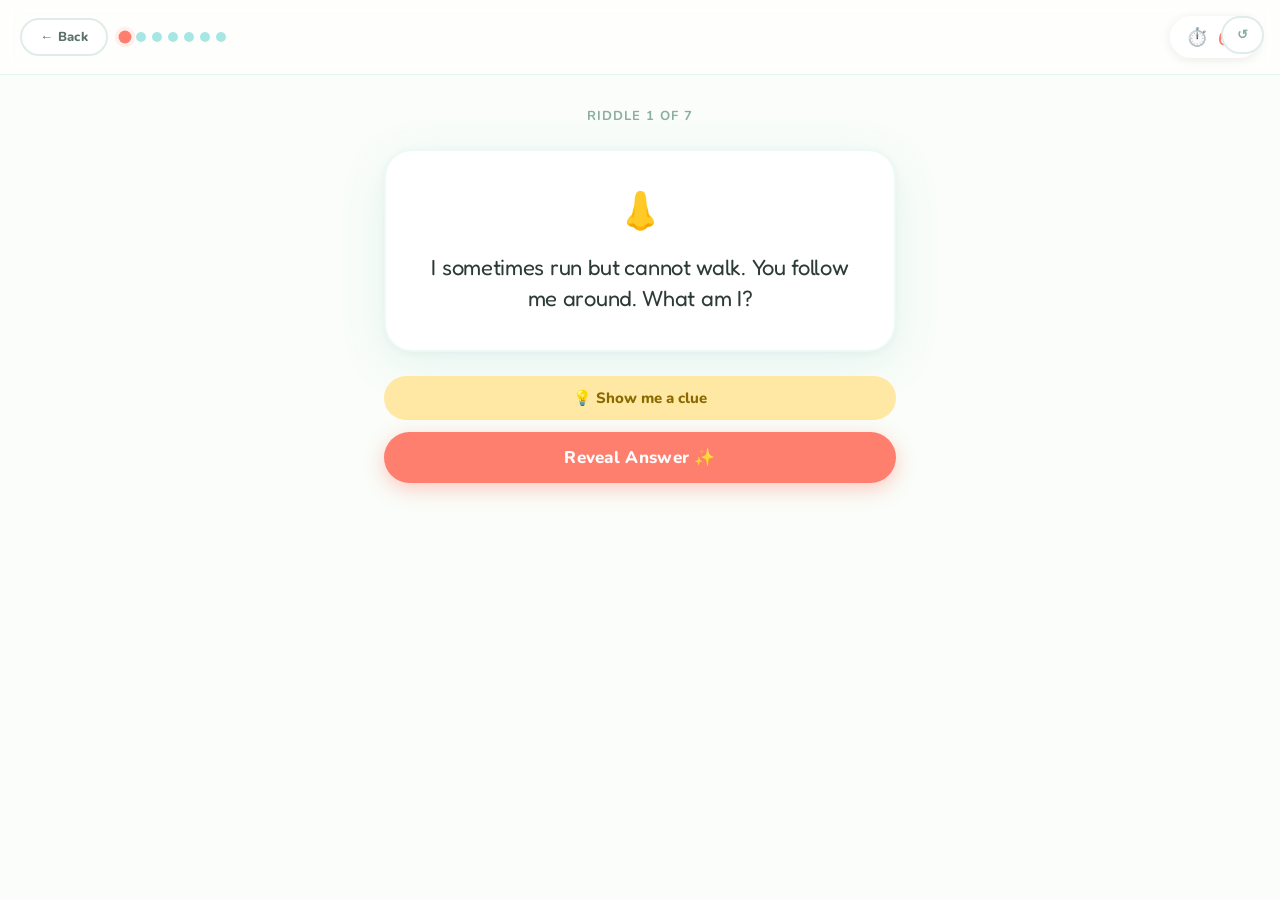
<file: riddles.html>
<!DOCTYPE html>
<html lang="en">
<head>
  <meta charset="UTF-8">
  <meta name="viewport" content="width=device-width, initial-scale=1.0">
  <title>Brainsprout — Riddles</title>
  <link href="https://fonts.googleapis.com/css2?family=Nunito:wght@400;600;700;800;900&family=Fredoka+One&display=swap" rel="stylesheet">
  <link rel="stylesheet" href="styles.css">
  <style>
    /* ── RIDDLE VIEW ── */
    .page {
      background: linear-gradient(180deg, #EEFCFB 0%, #FFF8F6 100%);
      justify-content: flex-start;
      padding: 0;
      min-height: 100vh;
    }

    .hidden { display: none !important; }

    .riddle-header {
      width: 100%;
      padding: 16px 20px;
      display: flex;
      align-items: center;
      justify-content: space-between;
      gap: 12px;
      position: relative;
      z-index: 2;
      background: rgba(255,255,255,0.7);
      backdrop-filter: blur(8px);
      border-bottom: 1px solid rgba(77,191,184,0.15);
    }

    .progress-wrap {
      display: flex;
      align-items: center;
      gap: 6px;
      flex: 1;
    }

    .progress-dot {
      width: 10px;
      height: 10px;
      border-radius: 50%;
      background: var(--teal-light);
      transition: background 0.3s, transform 0.3s;
    }
    .progress-dot.done { background: var(--teal); transform: scale(1.2); }
    .progress-dot.current { background: var(--coral); transform: scale(1.3); box-shadow: 0 0 0 3px var(--coral-pale); }

    .timer-wrap {
      display: flex;
      align-items: center;
      gap: 8px;
      background: white;
      border-radius: 50px;
      padding: 8px 16px;
      box-shadow: 0 2px 12px rgba(0,0,0,0.08);
    }

    .timer-num {
      font-family: 'Fredoka One', sans-serif;
      font-size: 22px;
      color: var(--coral);
      min-width: 28px;
      text-align: center;
      transition: color 0.3s;
    }
    .timer-num.urgent { color: #FF4444; animation: pulse 0.5s ease-in-out infinite; }
    .timer-icon { font-size: 18px; }

    .riddle-body {
      flex: 1;
      display: flex;
      flex-direction: column;
      align-items: center;
      justify-content: center;
      padding: 32px 24px 24px;
      width: 100%;
      max-width: 560px;
      margin: 0 auto;
      gap: 24px;
    }

    .riddle-num {
      font-size: 13px;
      font-weight: 700;
      color: var(--text-light);
      letter-spacing: 1px;
      text-transform: uppercase;
    }

    .riddle-card {
      background: white;
      border-radius: 28px;
      padding: 36px 32px;
      width: 100%;
      box-shadow: 0 12px 48px rgba(77,191,184,0.12), 0 2px 8px rgba(0,0,0,0.04);
      text-align: center;
      border: 2px solid rgba(77,191,184,0.1);
    }

    .riddle-deco {
      font-size: 36px;
      margin-bottom: 16px;
      display: block;
    }

    .riddle-text {
      font-family: 'Fredoka One', sans-serif;
      font-size: 22px;
      color: var(--text-dark);
      line-height: 1.4;
      letter-spacing: -0.3px;
    }

    .riddle-actions {
      display: flex;
      flex-direction: column;
      gap: 12px;
      width: 100%;
    }

    /* ── CELEBRATION VIEW ── */
    #celebration-view {
      min-height: 100vh;
      background: linear-gradient(160deg, #FFF8F6 0%, #EEFCFB 60%, #F0F4FF 100%);
      display: flex;
      flex-direction: column;
      align-items: center;
      justify-content: center;
      padding: 40px 24px;
      position: relative;
    }

    .celeb-inner {
      position: relative;
      z-index: 1;
      display: flex;
      flex-direction: column;
      align-items: center;
      max-width: 480px;
      width: 100%;
      gap: 8px;
    }

    .celeb-emoji { font-size: 72px; margin-bottom: 8px; animation: bounce 0.6s ease-in-out; }

    .celeb-title {
      font-family: 'Fredoka One', sans-serif;
      font-size: 40px;
      color: var(--coral);
      text-align: center;
      line-height: 1.1;
      margin-bottom: 8px;
    }

    .celeb-subtitle {
      font-size: 16px;
      font-weight: 700;
      color: var(--text-mid);
      text-align: center;
      margin-bottom: 32px;
    }

    .celeb-actions {
      display: flex;
      flex-direction: column;
      gap: 12px;
      width: 100%;
    }

    /* Reset button */
    .reset-btn {
      position: fixed;
      top: 16px;
      right: 16px;
      background: white;
      border: 2px solid #E0ECEB;
      border-radius: 50px;
      padding: 8px 14px;
      font-family: 'Nunito', sans-serif;
      font-size: 13px;
      font-weight: 800;
      color: var(--text-light);
      cursor: pointer;
      z-index: 10;
      transition: color 0.2s, border-color 0.2s, background 0.2s;
    }
    .reset-btn:hover { color: var(--coral); border-color: var(--coral-light); background: var(--coral-pale); }

    @media (max-width: 400px) {
      .riddle-text { font-size: 18px; }
      .celeb-title { font-size: 32px; }
    }
  </style>
</head>
<body>

  <!-- ── RIDDLE VIEW ── -->
  <div id="riddle-view">
    <div class="riddle-header">
      <a href="activities.html" class="btn btn-outline" style="padding:8px 18px;font-size:13px;">← Back</a>
      <div class="progress-wrap" id="progress-dots"></div>
      <div class="timer-wrap">
        <span class="timer-icon">⏱️</span>
        <span class="timer-num" id="timer-display">60</span>
      </div>
    </div>

    <div class="riddle-body">
      <div class="riddle-num" id="riddle-num">Riddle 1 of 7</div>
      <div class="riddle-card">
        <span class="riddle-deco" id="riddle-deco">🌿</span>
        <p class="riddle-text" id="riddle-text">Loading riddle...</p>
      </div>
      <div class="riddle-actions">
        <button class="btn-hint" onclick="showHint()">💡 Show me a clue</button>
        <button class="btn btn-coral btn-full" onclick="revealAnswer()">Reveal Answer ✨</button>
      </div>
    </div>
  </div>

  <!-- ── CELEBRATION VIEW ── -->
  <div id="celebration-view" class="hidden">
    <div class="confetti-container" id="confetti-container"></div>
    <div class="celeb-inner">
      <div class="celeb-emoji">🎉</div>
      <h2 class="celeb-title">You did it,<br><span id="celeb-name">superstar</span>!</h2>
      <p class="celeb-subtitle" id="celeb-msg">7 riddles down. Your brain is absolutely enormous.</p>
      <div class="celeb-actions">
        <button class="btn btn-coral btn-full" onclick="playAgain()">Play Again 🔄</button>
        <a href="activities.html" class="btn btn-outline btn-full">Choose Activity 🏠</a>
      </div>
    </div>
  </div>

  <!-- ── HINT OVERLAY ── -->
  <div class="overlay" id="hint-overlay" onclick="closeHint(event)">
    <div class="overlay-card">
      <div class="overlay-title">💡 Here's your clue...</div>
      <p class="overlay-hint" id="hint-text">Hint goes here</p>
      <button class="btn btn-teal btn-full" onclick="closeHintBtn()">Got it!</button>
    </div>
  </div>

  <!-- ── ANSWER OVERLAY ── -->
  <div class="overlay" id="answer-overlay">
    <div class="overlay-card">
      <div class="overlay-title" id="answer-title">The answer is...</div>
      <p class="overlay-hint" id="answer-text" style="font-size:22px; color: var(--coral);"></p>
      <button class="btn btn-coral btn-full" id="next-btn" onclick="nextRiddle()">Next Riddle →</button>
    </div>
  </div>

  <script src="utils.js"></script>
  <script src="riddles.js"></script>
</body>
</html>
</file>
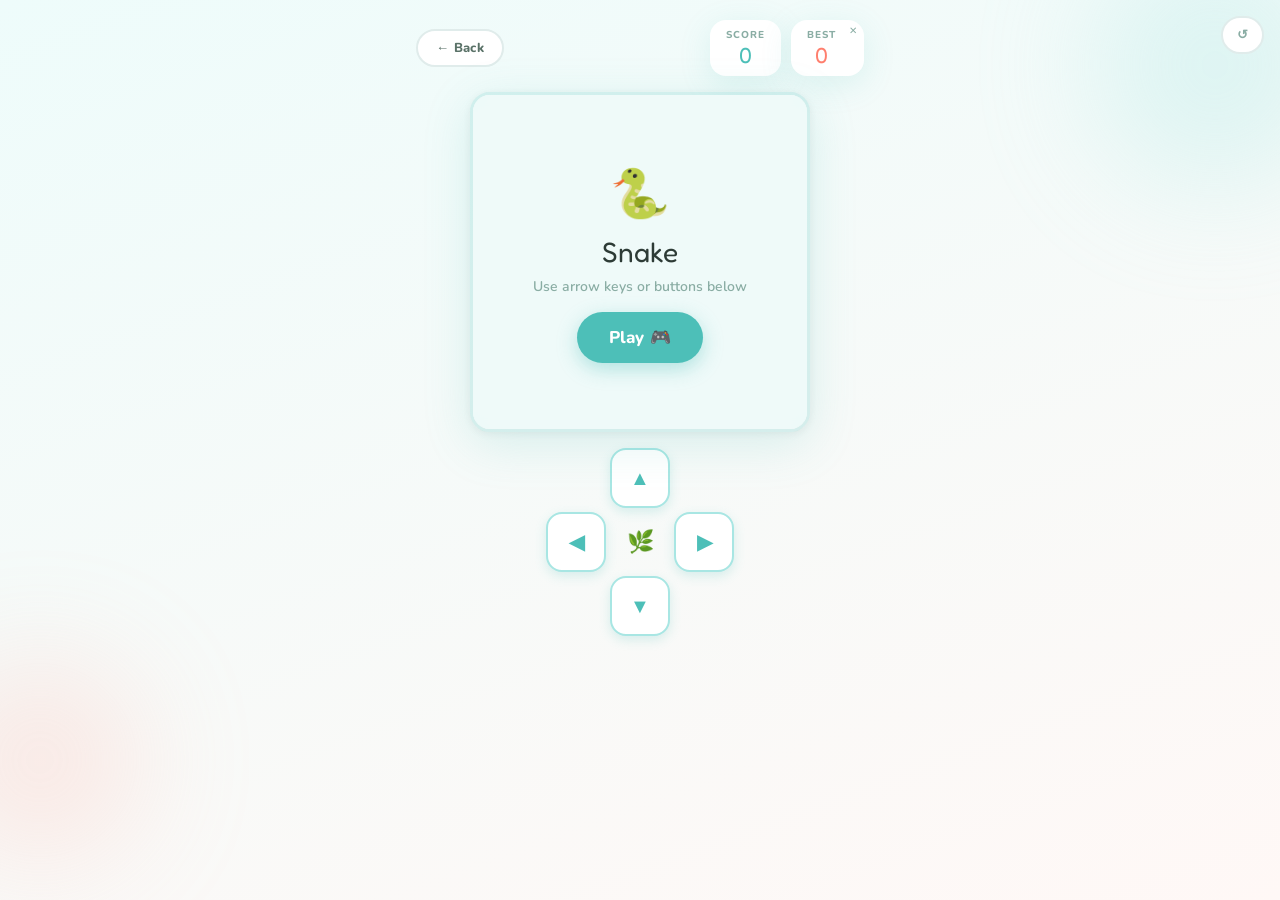
<file: snake.html>
<!DOCTYPE html>
<html lang="en">
<head>
  <meta charset="UTF-8">
  <meta name="viewport" content="width=device-width, initial-scale=1.0">
  <title>Brainsprout — Snake</title>
  <link href="https://fonts.googleapis.com/css2?family=Nunito:wght@400;600;700;800;900&family=Fredoka+One&display=swap" rel="stylesheet">
  <link rel="stylesheet" href="styles.css">
  <style>
    .page {
      background: linear-gradient(160deg, #EEFCFB 0%, #FFF8F6 100%);
      justify-content: flex-start;
      padding: 0;
    }

    .blob-1 { background: var(--teal-light); opacity: 0.3; width: 250px; height: 250px; top: -60px; right: -60px; }
    .blob-2 { background: var(--coral-light); opacity: 0.25; width: 200px; height: 200px; bottom: 40px; left: -60px; }

    .snake-inner {
      display: flex;
      flex-direction: column;
      align-items: center;
      width: 100%;
      max-width: 480px;
      margin: 0 auto;
      padding: 20px 16px 24px;
      gap: 16px;
      position: relative;
      z-index: 1;
    }

    .snake-header {
      display: flex;
      align-items: center;
      justify-content: space-between;
      width: 100%;
    }

    .snake-scores {
      display: flex;
      gap: 10px;
    }

    .score-box {
      background: white;
      border-radius: 16px;
      padding: 8px 16px;
      text-align: center;
      box-shadow: var(--shadow);
      min-width: 64px;
      position: relative;
    }

    .score-box-hi { padding-right: 28px; }

    .score-label {
      font-size: 10px;
      font-weight: 800;
      color: var(--text-light);
      text-transform: uppercase;
      letter-spacing: 1px;
    }

    .score-val {
      font-family: 'Fredoka One', sans-serif;
      font-size: 22px;
      color: var(--teal);
    }

    .score-box-hi .score-val { color: var(--coral); }

    .clear-btn {
      position: absolute;
      top: 4px;
      right: 5px;
      background: none;
      border: none;
      font-size: 10px;
      color: var(--text-light);
      cursor: pointer;
      padding: 2px;
      line-height: 1;
      border-radius: 50%;
      transition: color 0.2s, background 0.2s;
    }
    .clear-btn:hover { color: var(--coral); background: var(--coral-pale); }

    .canvas-wrap {
      position: relative;
      border-radius: 20px;
      overflow: hidden;
      box-shadow: 0 12px 48px rgba(77,191,184,0.18), 0 2px 8px rgba(0,0,0,0.06);
      border: 3px solid rgba(77,191,184,0.2);
      width: min(340px, calc(100vw - 32px));
      height: min(340px, calc(100vw - 32px));
    }

    #snake-canvas {
      display: block;
      width: 100%;
      height: 100%;
      background: #F0FAF9;
    }

    .snake-overlay {
      position: absolute;
      inset: 0;
      background: rgba(238,250,249,0.94);
      display: flex;
      align-items: center;
      justify-content: center;
      backdrop-filter: blur(4px);
    }
    .snake-overlay.hidden { display: none; }

    .snake-overlay-content {
      display: flex;
      flex-direction: column;
      align-items: center;
      gap: 8px;
      text-align: center;
      padding: 24px;
    }

    .snake-overlay-emoji { font-size: 48px; animation: float 2s ease-in-out infinite; }
    .snake-overlay-title { font-family: 'Fredoka One', sans-serif; font-size: 28px; color: var(--text-dark); }
    .snake-overlay-sub { font-size: 14px; font-weight: 600; color: var(--text-light); margin-bottom: 8px; }

    /* D-Pad */
    .dpad {
      display: flex;
      flex-direction: column;
      align-items: center;
      gap: 4px;
    }

    .dpad-row {
      display: flex;
      align-items: center;
      gap: 4px;
    }

    .dpad-btn {
      width: 60px;
      height: 60px;
      border-radius: 16px;
      background: white;
      border: 2.5px solid var(--teal-light);
      font-size: 20px;
      cursor: pointer;
      box-shadow: 0 4px 12px rgba(77,191,184,0.2);
      transition: transform 0.1s, background 0.1s;
      display: flex;
      align-items: center;
      justify-content: center;
      color: var(--teal);
      font-weight: 900;
      -webkit-tap-highlight-color: transparent;
      user-select: none;
    }
    .dpad-btn:active { transform: scale(0.9); background: var(--teal-pale); }

    .dpad-center {
      width: 60px;
      height: 60px;
      display: flex;
      align-items: center;
      justify-content: center;
      font-size: 22px;
    }

    /* Reset button */
    .reset-btn {
      position: fixed;
      top: 16px;
      right: 16px;
      background: white;
      border: 2px solid #E0ECEB;
      border-radius: 50px;
      padding: 8px 14px;
      font-family: 'Nunito', sans-serif;
      font-size: 13px;
      font-weight: 800;
      color: var(--text-light);
      cursor: pointer;
      z-index: 10;
      transition: color 0.2s, border-color 0.2s, background 0.2s;
    }
    .reset-btn:hover { color: var(--coral); border-color: var(--coral-light); background: var(--coral-pale); }

    @media (max-width: 400px) {
      .dpad-btn { width: 52px; height: 52px; }
    }
  </style>
</head>
<body>
  <div class="page">
    <div class="blob blob-1"></div>
    <div class="blob blob-2"></div>

    <div class="snake-inner">
      <div class="snake-header">
        <a href="activities.html" class="btn btn-outline" style="padding:8px 18px;font-size:13px;">← Back</a>
        <div class="snake-scores">
          <div class="score-box">
            <div class="score-label">Score</div>
            <div class="score-val" id="snake-score">0</div>
          </div>
          <div class="score-box score-box-hi">
            <div class="score-label">Best</div>
            <div class="score-val" id="snake-hi">0</div>
            <button class="clear-btn" onclick="clearHighScore()" title="Clear high score">✕</button>
          </div>
        </div>
      </div>

      <div class="canvas-wrap">
        <canvas id="snake-canvas"></canvas>
        <div class="snake-overlay" id="snake-overlay">
          <div class="snake-overlay-content">
            <div class="snake-overlay-emoji" id="overlay-emoji">🐍</div>
            <div class="snake-overlay-title" id="overlay-title">Snake</div>
            <div class="snake-overlay-sub" id="overlay-sub">Use arrow keys or buttons below</div>
            <button class="btn btn-teal" id="overlay-btn" onclick="startSnakeGame()">Play 🎮</button>
          </div>
        </div>
      </div>

      <div class="dpad">
        <div class="dpad-row">
          <button class="dpad-btn" onclick="snakeDir('UP')">▲</button>
        </div>
        <div class="dpad-row">
          <button class="dpad-btn" onclick="snakeDir('LEFT')">◀</button>
          <div class="dpad-center">🌿</div>
          <button class="dpad-btn" onclick="snakeDir('RIGHT')">▶</button>
        </div>
        <div class="dpad-row">
          <button class="dpad-btn" onclick="snakeDir('DOWN')">▼</button>
        </div>
      </div>
    </div>
  </div>

  <script src="utils.js"></script>
  <script src="snake.js"></script>
</body>
</html>
</file>
<file: styles.css>
/* ── RESET & BASE ── */
* { margin: 0; padding: 0; box-sizing: border-box; }

:root {
  --coral: #FF7F6E;
  --coral-light: #FFB3A7;
  --coral-pale: #FFF0EE;
  --teal: #4DBFB8;
  --teal-light: #A8E6E3;
  --teal-pale: #EEFAF9;
  --mint: #B8E8C8;
  --lavender: #C9C3E8;
  --butter: #FFE8A3;
  --peach: #FFDAB3;
  --bg: #FAFDF9;
  --text-dark: #2D3B36;
  --text-mid: #5A7268;
  --text-light: #8AADA4;
  --radius: 24px;
  --shadow: 0 8px 32px rgba(77,191,184,0.15);
  --shadow-coral: 0 8px 32px rgba(255,127,110,0.2);
}

body {
  font-family: 'Nunito', sans-serif;
  background: var(--bg);
  min-height: 100vh;
  overflow-x: hidden;
  color: var(--text-dark);
}

/* ── PAGE WRAPPER ── */
.page {
  min-height: 100vh;
  position: relative;
  overflow: hidden;
  display: flex;
  flex-direction: column;
  align-items: center;
}

/* ── BACKGROUND BLOBS ── */
.blob {
  position: absolute;
  border-radius: 50%;
  filter: blur(60px);
  pointer-events: none;
  z-index: 0;
}

/* ── BUTTONS ── */
.btn {
  font-family: 'Nunito', sans-serif;
  font-weight: 800;
  font-size: 17px;
  border: none;
  border-radius: 50px;
  padding: 14px 32px;
  cursor: pointer;
  transition: transform 0.15s, box-shadow 0.15s;
  letter-spacing: 0.3px;
  text-decoration: none;
  display: inline-block;
  text-align: center;
}
.btn:active { transform: scale(0.96); }

.btn-coral {
  background: var(--coral);
  color: white;
  box-shadow: 0 6px 20px rgba(255,127,110,0.4);
}
.btn-coral:hover { transform: translateY(-2px); box-shadow: 0 10px 28px rgba(255,127,110,0.45); }

.btn-teal {
  background: var(--teal);
  color: white;
  box-shadow: 0 6px 20px rgba(77,191,184,0.4);
}
.btn-teal:hover { transform: translateY(-2px); box-shadow: 0 10px 28px rgba(77,191,184,0.45); }

.btn-outline {
  background: white;
  color: var(--text-mid);
  border: 2.5px solid #E0ECEB;
  box-shadow: none;
}
.btn-outline:hover { background: var(--teal-pale); border-color: var(--teal-light); }

.btn-full { width: 100%; }

.btn-hint {
  background: var(--butter);
  color: #8A6A00;
  font-family: 'Nunito', sans-serif;
  font-size: 15px;
  font-weight: 800;
  padding: 12px 24px;
  border-radius: 50px;
  border: none;
  cursor: pointer;
  transition: transform 0.15s, background 0.15s;
  display: flex;
  align-items: center;
  justify-content: center;
  gap: 8px;
  width: 100%;
}
.btn-hint:hover { background: #FFD970; transform: translateY(-1px); }

/* ── ANIMATIONS ── */
@keyframes float {
  0%, 100% { transform: translateY(0px); }
  50% { transform: translateY(-8px); }
}

@keyframes bounce {
  0%, 100% { transform: scale(1); }
  50% { transform: scale(1.2); }
}

@keyframes pulse {
  0%, 100% { transform: scale(1); }
  50% { transform: scale(1.15); }
}

@keyframes fadeIn {
  from { opacity: 0; }
  to { opacity: 1; }
}

@keyframes slideUp {
  from { transform: translateY(60px); opacity: 0; }
  to { transform: translateY(0); opacity: 1; }
}

@keyframes screenIn {
  from { opacity: 0; transform: scale(0.96); }
  to { opacity: 1; transform: scale(1); }
}

@keyframes spin {
  to { transform: rotate(360deg); }
}

@keyframes confettiFall {
  0% { transform: translateY(-20px) rotate(0deg); opacity: 1; }
  100% { transform: translateY(110vh) rotate(720deg); opacity: 0; }
}

/* ── ILLUSTRATIONS ── */
.illus-row {
  display: flex;
  justify-content: center;
  gap: 16px;
  margin-bottom: 24px;
  flex-wrap: wrap;
}

.illus {
  width: 72px;
  height: 72px;
  animation: float 3s ease-in-out infinite;
}
.illus:nth-child(2) { animation-delay: 0.5s; }
.illus:nth-child(3) { animation-delay: 1s; }
.illus:nth-child(4) { animation-delay: 1.5s; }

/* ── OVERLAYS ── */
.overlay {
  display: none;
  position: fixed;
  inset: 0;
  background: rgba(45,59,54,0.5);
  backdrop-filter: blur(4px);
  z-index: 100;
  align-items: flex-end;
  justify-content: center;
  padding: 24px;
}
.overlay.show { display: flex; animation: fadeIn 0.2s ease; }

.overlay-card {
  background: white;
  border-radius: 28px;
  padding: 32px;
  width: 100%;
  max-width: 480px;
  text-align: center;
  animation: slideUp 0.3s cubic-bezier(0.34, 1.56, 0.64, 1);
  display: flex;
  flex-direction: column;
  gap: 16px;
}

.overlay-title {
  font-family: 'Fredoka One', sans-serif;
  font-size: 22px;
  color: var(--coral);
}

.overlay-hint {
  font-size: 17px;
  font-weight: 700;
  color: var(--text-dark);
  line-height: 1.5;
}

/* ── CONFETTI ── */
.confetti-container {
  position: fixed;
  inset: 0;
  pointer-events: none;
  overflow: hidden;
  z-index: 0;
}

.confetti-piece {
  position: absolute;
  width: 10px;
  height: 10px;
  border-radius: 2px;
  animation: confettiFall linear forwards;
}

/* ── RESPONSIVE ── */
@media (max-width: 400px) {
  .btn { font-size: 15px; padding: 12px 24px; }
}
</file>
